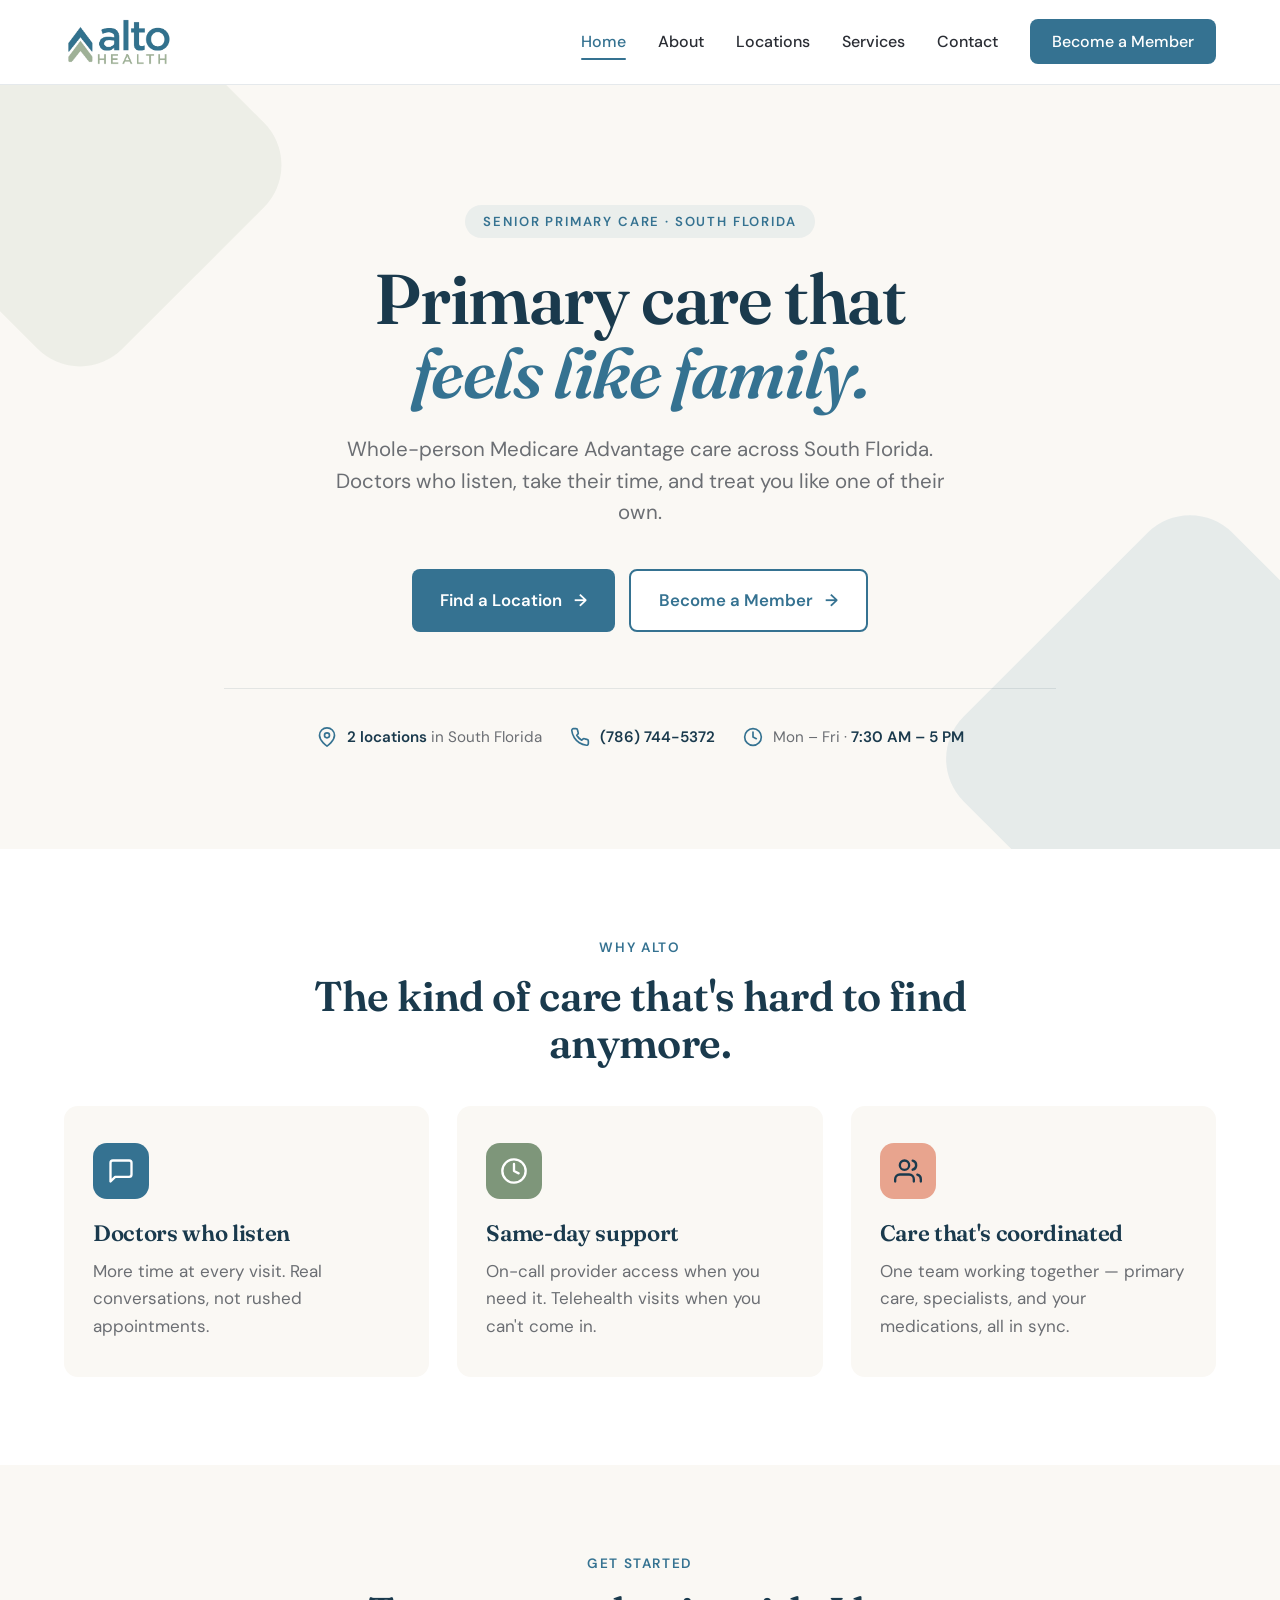
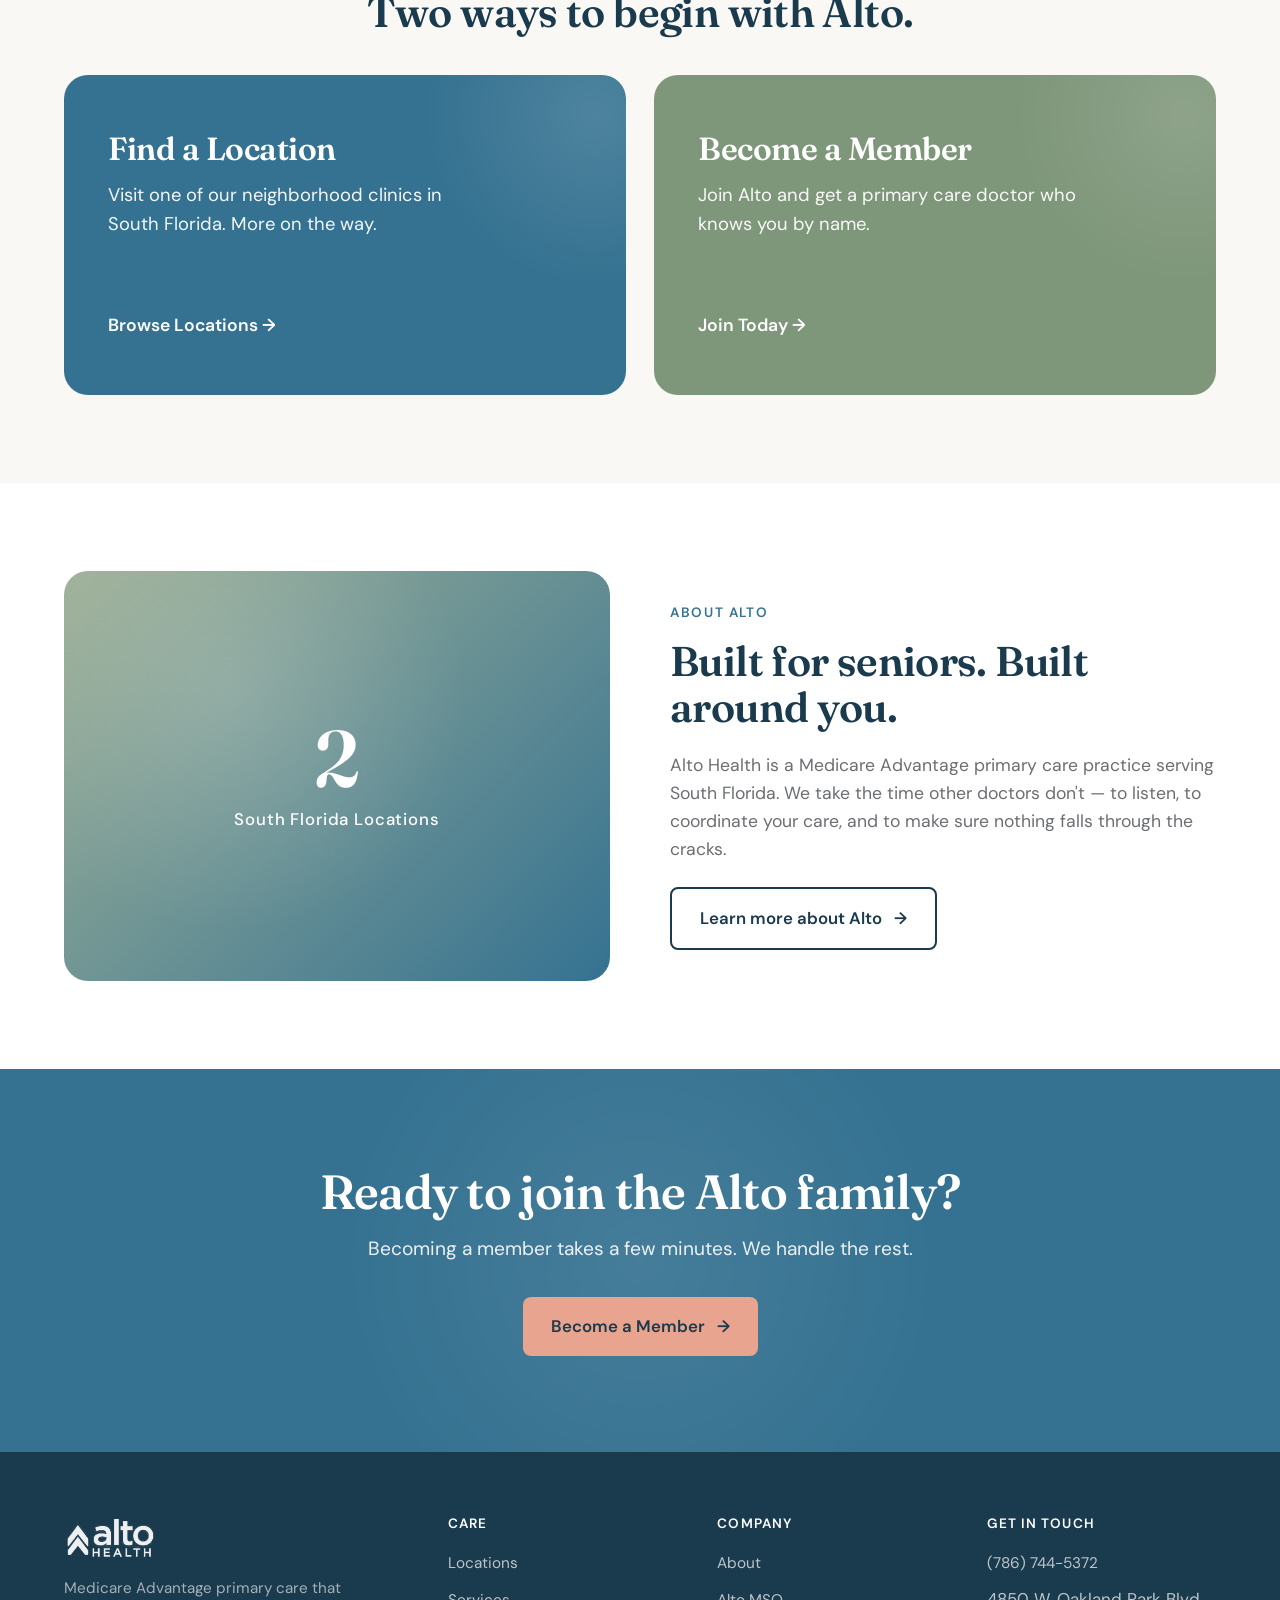
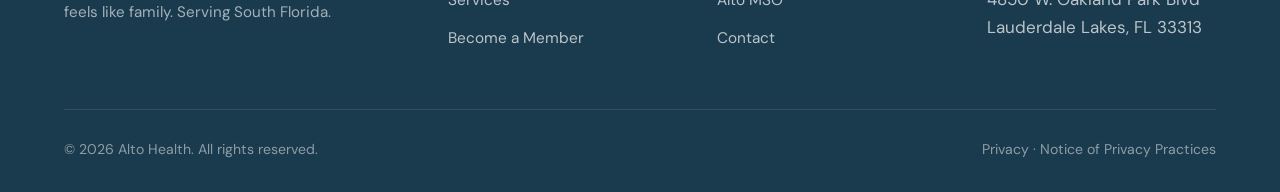
<file: index.html>
<!DOCTYPE html>
<html lang="en">
<head>
<meta charset="UTF-8" />
<meta name="viewport" content="width=device-width, initial-scale=1.0" />
<title>Alto Health | Senior Primary Care in South Florida</title>
<meta name="description" content="Medicare Advantage primary care that feels like family. Doctors who listen, take their time, and coordinate every part of your care across South Florida." />
<link rel="preconnect" href="https://fonts.googleapis.com" />
<link rel="preconnect" href="https://fonts.gstatic.com" crossorigin />
<link href="https://fonts.googleapis.com/css2?family=Fraunces:opsz,wght@9..144,500;9..144,600;9..144,700&family=DM+Sans:wght@400;500;600;700&display=swap" rel="stylesheet" />
<link rel="stylesheet" href="styles.css" />
</head>
<body>

<header class="site-header">
  <div class="nav-wrap">
    <a href="index.html" class="brand" aria-label="Alto Health home">
      <img src="images/alto-logo.png" alt="Alto Health" class="alto-logo" />
    </a>
    <button class="mobile-toggle" aria-label="Toggle menu" onclick="document.querySelector('.nav-links').classList.toggle('open')">
      <span></span><span></span><span></span>
    </button>
    <ul class="nav-links">
      <li><a href="index.html" class="active">Home</a></li>
      <li><a href="about.html">About</a></li>
      <li><a href="locations.html">Locations</a></li>
      <li><a href="services.html">Services</a></li>
      <li><a href="contact.html">Contact</a></li>
      <li><a href="become-a-member.html" class="nav-cta">Become a Member</a></li>
    </ul>
  </div>
</header>

<section class="hero">
  <div class="container hero-inner">
    <span class="hero-eyebrow">Senior Primary Care · South Florida</span>
    <h1>Primary care that<br /><span class="highlight">feels like family.</span></h1>
    <p class="hero-sub">Whole-person Medicare Advantage care across South Florida. Doctors who listen, take their time, and treat you like one of their own.</p>
    <div class="hero-ctas">
      <a href="locations.html" class="btn btn-primary btn-arrow">Find a Location</a>
      <a href="become-a-member.html" class="btn btn-secondary btn-arrow">Become a Member</a>
    </div>
    <div class="hero-meta">
      <div class="hero-meta-item">
        <svg width="20" height="20" viewBox="0 0 24 24" fill="none" stroke="currentColor" stroke-width="2" stroke-linecap="round" stroke-linejoin="round"><path d="M21 10c0 7-9 13-9 13s-9-6-9-13a9 9 0 0 1 18 0z"/><circle cx="12" cy="10" r="3"/></svg>
        <span><strong>2 locations</strong> in South Florida</span>
      </div>
      <div class="hero-meta-item">
        <svg width="20" height="20" viewBox="0 0 24 24" fill="none" stroke="currentColor" stroke-width="2" stroke-linecap="round" stroke-linejoin="round"><path d="M22 16.92v3a2 2 0 0 1-2.18 2 19.79 19.79 0 0 1-8.63-3.07 19.5 19.5 0 0 1-6-6 19.79 19.79 0 0 1-3.07-8.67A2 2 0 0 1 4.11 2h3a2 2 0 0 1 2 1.72 12.84 12.84 0 0 0 .7 2.81 2 2 0 0 1-.45 2.11L8.09 9.91a16 16 0 0 0 6 6l1.27-1.27a2 2 0 0 1 2.11-.45 12.84 12.84 0 0 0 2.81.7A2 2 0 0 1 22 16.92z"/></svg>
        <a href="tel:7867445372" style="color: inherit;"><strong>(786) 744-5372</strong></a>
      </div>
      <div class="hero-meta-item">
        <svg width="20" height="20" viewBox="0 0 24 24" fill="none" stroke="currentColor" stroke-width="2" stroke-linecap="round" stroke-linejoin="round"><circle cx="12" cy="12" r="10"/><polyline points="12,6 12,12 16,14"/></svg>
        <span>Mon &ndash; Fri &middot; <strong>7:30 AM &ndash; 5 PM</strong></span>
      </div>
    </div>
  </div>
</section>

<section class="value-props">
  <div class="container">
    <div class="section-header">
      <span class="section-eyebrow">Why Alto</span>
      <h2>The kind of care that's hard to find anymore.</h2>
    </div>
    <div class="value-grid">
      <div class="value-card">
        <div class="value-icon">
          <svg width="28" height="28" viewBox="0 0 24 24" fill="none" stroke="currentColor" stroke-width="2" stroke-linecap="round" stroke-linejoin="round"><path d="M21 15a2 2 0 0 1-2 2H7l-4 4V5a2 2 0 0 1 2-2h14a2 2 0 0 1 2 2z"/></svg>
        </div>
        <h3>Doctors who listen</h3>
        <p>More time at every visit. Real conversations, not rushed appointments.</p>
      </div>
      <div class="value-card">
        <div class="value-icon sage">
          <svg width="28" height="28" viewBox="0 0 24 24" fill="none" stroke="currentColor" stroke-width="2" stroke-linecap="round" stroke-linejoin="round"><circle cx="12" cy="12" r="10"/><polyline points="12,6 12,12 16,14"/></svg>
        </div>
        <h3>Same-day support</h3>
        <p>On-call provider access when you need it. Telehealth visits when you can't come in.</p>
      </div>
      <div class="value-card">
        <div class="value-icon coral">
          <svg width="28" height="28" viewBox="0 0 24 24" fill="none" stroke="currentColor" stroke-width="2" stroke-linecap="round" stroke-linejoin="round"><path d="M17 21v-2a4 4 0 0 0-4-4H5a4 4 0 0 0-4 4v2"/><circle cx="9" cy="7" r="4"/><path d="M23 21v-2a4 4 0 0 0-3-3.87"/><path d="M16 3.13a4 4 0 0 1 0 7.75"/></svg>
        </div>
        <h3>Care that's coordinated</h3>
        <p>One team working together &mdash; primary care, specialists, and your medications, all in sync.</p>
      </div>
    </div>
  </div>
</section>

<section class="feature-pair">
  <div class="container">
    <div class="section-header">
      <span class="section-eyebrow">Get Started</span>
      <h2>Two ways to begin with Alto.</h2>
    </div>
    <div class="feature-grid">
      <a href="locations.html" class="feature-card locations">
        <div class="feature-card-content">
          <h3>Find a Location</h3>
          <p>Visit one of our neighborhood clinics in South Florida. More on the way.</p>
        </div>
        <span class="feature-card-arrow">Browse Locations &rarr;</span>
      </a>
      <a href="become-a-member.html" class="feature-card membership">
        <div class="feature-card-content">
          <h3>Become a Member</h3>
          <p>Join Alto and get a primary care doctor who knows you by name.</p>
        </div>
        <span class="feature-card-arrow">Join Today &rarr;</span>
      </a>
    </div>
  </div>
</section>

<section class="about-teaser">
  <div class="container">
    <div class="about-grid">
      <div class="about-visual">
        <div class="about-visual-stat">
          <div class="num">2</div>
          <div class="label">South Florida Locations</div>
        </div>
      </div>
      <div class="about-content">
        <span class="section-eyebrow">About Alto</span>
        <h2>Built for seniors. Built around you.</h2>
        <p>Alto Health is a Medicare Advantage primary care practice serving South Florida. We take the time other doctors don't &mdash; to listen, to coordinate your care, and to make sure nothing falls through the cracks.</p>
        <a href="about.html" class="btn btn-outline btn-arrow">Learn more about Alto</a>
      </div>
    </div>
  </div>
</section>

<section class="cta-strip">
  <div class="container cta-strip-inner">
    <h2>Ready to join the Alto family?</h2>
    <p>Becoming a member takes a few minutes. We handle the rest.</p>
    <a href="become-a-member.html" class="btn btn-coral btn-arrow">Become a Member</a>
  </div>
</section>

<footer class="site-footer">
  <div class="container">
    <div class="footer-grid">
      <div>
        <div class="footer-brand"><img src="images/alto-logo.png" alt="Alto Health" class="alto-logo alto-logo--white" /></div>
        <p class="footer-tagline">Medicare Advantage primary care that feels like family. Serving South Florida.</p>
      </div>
      <div class="footer-col">
        <h4>Care</h4>
        <ul>
          <li><a href="locations.html">Locations</a></li>
          <li><a href="services.html">Services</a></li>
          <li><a href="become-a-member.html">Become a Member</a></li>
        </ul>
      </div>
      <div class="footer-col">
        <h4>Company</h4>
        <ul>
          <li><a href="about.html">About</a></li>
          <li><a href="services.html#mso">Alto MSO</a></li>
          <li><a href="contact.html">Contact</a></li>
        </ul>
      </div>
      <div class="footer-col">
        <h4>Get in Touch</h4>
        <ul>
          <li><a href="tel:7867445372">(786) 744-5372</a></li>
          <li>4850 W. Oakland Park Blvd<br />Lauderdale Lakes, FL 33313</li>
        </ul>
      </div>
    </div>
    <div class="footer-bottom">
      <div>© 2026 Alto Health. All rights reserved.</div>
      <div><a href="#">Privacy</a> · <a href="#">Notice of Privacy Practices</a></div>
    </div>
  </div>
</footer>

</body>
</html>
</file>
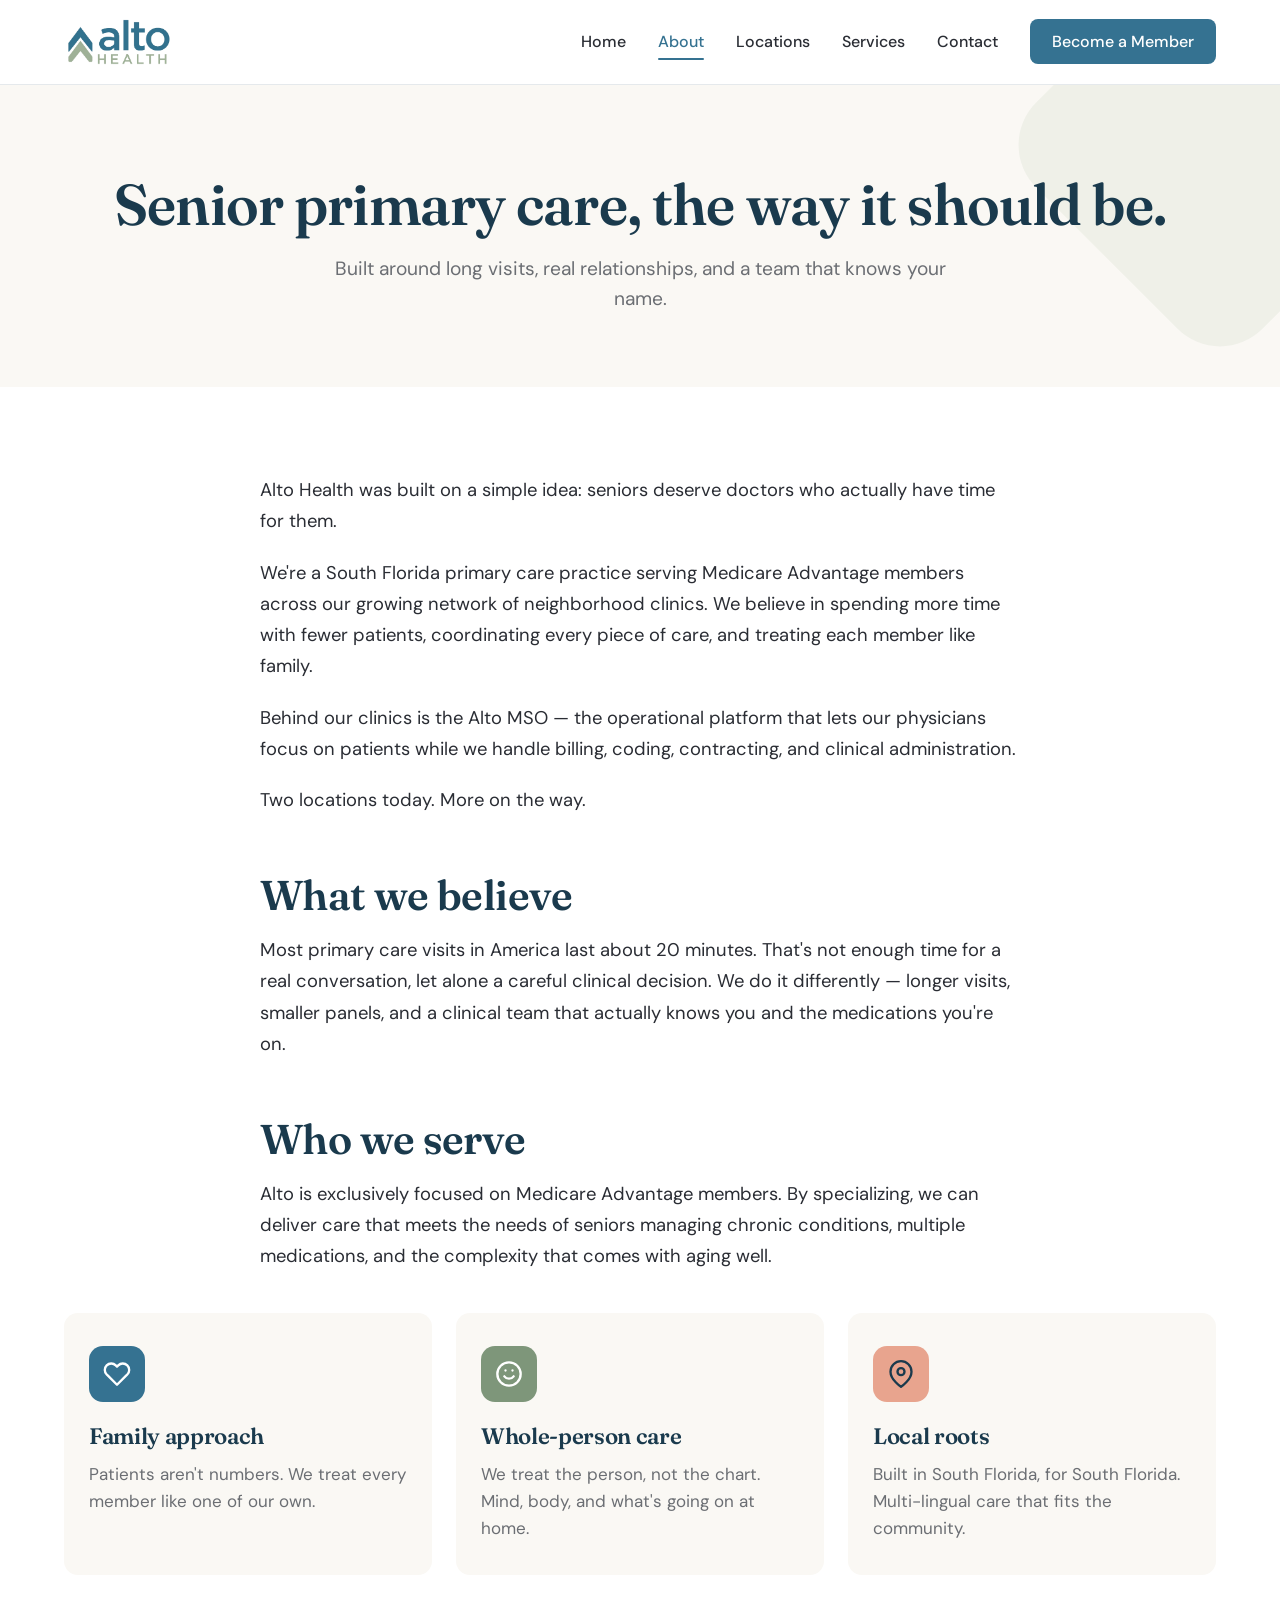
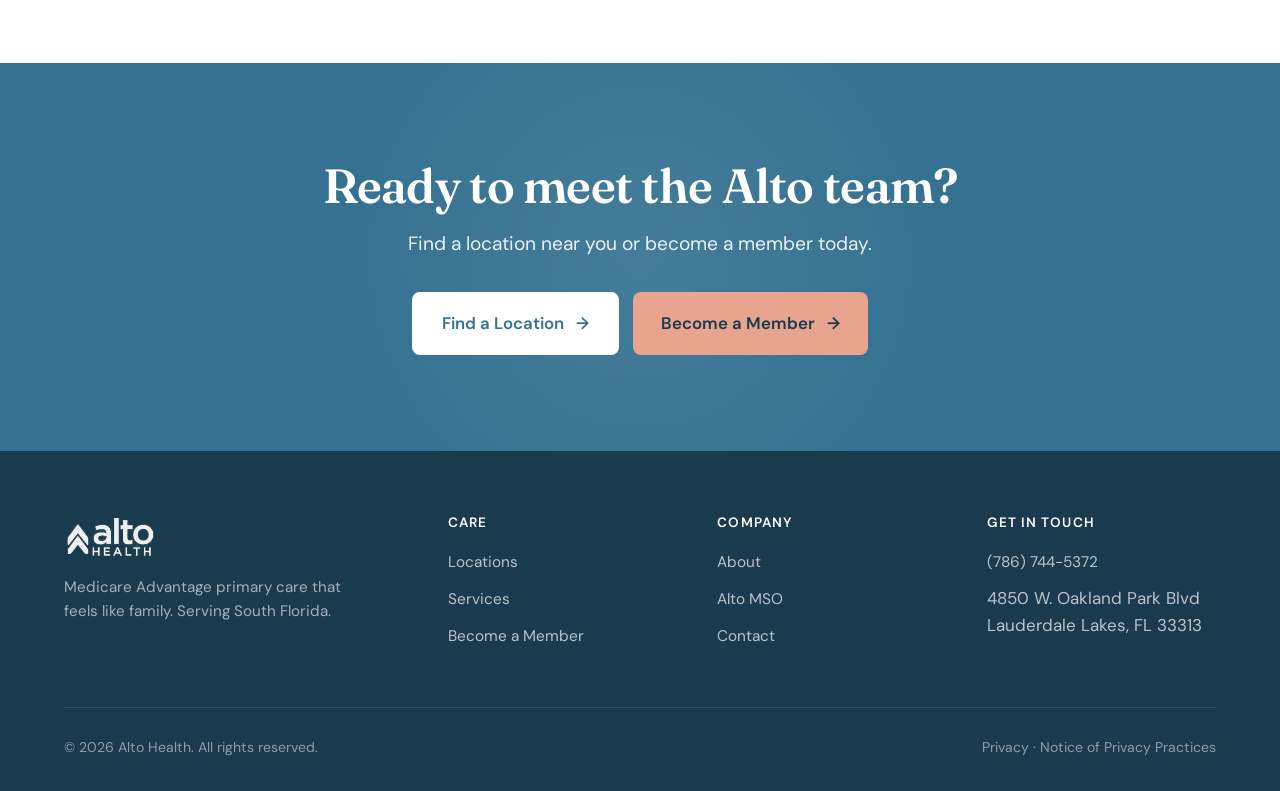
<file: about.html>
<!DOCTYPE html>
<html lang="en">
<head>
<meta charset="UTF-8" />
<meta name="viewport" content="width=device-width, initial-scale=1.0" />
<title>About | Alto Health</title>
<meta name="description" content="Alto Health is a Medicare Advantage primary care practice serving South Florida." />
<link rel="preconnect" href="https://fonts.googleapis.com" />
<link rel="preconnect" href="https://fonts.gstatic.com" crossorigin />
<link href="https://fonts.googleapis.com/css2?family=Fraunces:opsz,wght@9..144,500;9..144,600;9..144,700&family=DM+Sans:wght@400;500;600;700&display=swap" rel="stylesheet" />
<link rel="stylesheet" href="styles.css" />
</head>
<body>

<header class="site-header">
  <div class="nav-wrap">
    <a href="index.html" class="brand" aria-label="Alto Health home">
      <img src="images/alto-logo.png" alt="Alto Health" class="alto-logo" />
    </a>
    <button class="mobile-toggle" aria-label="Toggle menu" onclick="document.querySelector('.nav-links').classList.toggle('open')">
      <span></span><span></span><span></span>
    </button>
    <ul class="nav-links">
      <li><a href="index.html">Home</a></li>
      <li><a href="about.html" class="active">About</a></li>
      <li><a href="locations.html">Locations</a></li>
      <li><a href="services.html">Services</a></li>
      <li><a href="contact.html">Contact</a></li>
      <li><a href="become-a-member.html" class="nav-cta">Become a Member</a></li>
    </ul>
  </div>
</header>

<section class="page-banner">
  <div class="container page-banner-inner">
    <h1>Senior primary care, the way it should be.</h1>
    <p>Built around long visits, real relationships, and a team that knows your name.</p>
  </div>
</section>

<section>
  <div class="container">
    <div class="about-body">
      <p>Alto Health was built on a simple idea: seniors deserve doctors who actually have time for them.</p>
      <p>We're a South Florida primary care practice serving Medicare Advantage members across our growing network of neighborhood clinics. We believe in spending more time with fewer patients, coordinating every piece of care, and treating each member like family.</p>
      <p>Behind our clinics is the Alto MSO &mdash; the operational platform that lets our physicians focus on patients while we handle billing, coding, contracting, and clinical administration.</p>
      <p>Two locations today. More on the way.</p>

      <h2>What we believe</h2>
      <p>Most primary care visits in America last about 20 minutes. That's not enough time for a real conversation, let alone a careful clinical decision. We do it differently &mdash; longer visits, smaller panels, and a clinical team that actually knows you and the medications you're on.</p>

      <h2>Who we serve</h2>
      <p>Alto is exclusively focused on Medicare Advantage members. By specializing, we can deliver care that meets the needs of seniors managing chronic conditions, multiple medications, and the complexity that comes with aging well.</p>
    </div>

    <div class="values-grid">
      <div class="value-card">
        <div class="value-icon">
          <svg width="28" height="28" viewBox="0 0 24 24" fill="none" stroke="currentColor" stroke-width="2" stroke-linecap="round" stroke-linejoin="round"><path d="M20.84 4.61a5.5 5.5 0 0 0-7.78 0L12 5.67l-1.06-1.06a5.5 5.5 0 0 0-7.78 7.78l1.06 1.06L12 21.23l7.78-7.78 1.06-1.06a5.5 5.5 0 0 0 0-7.78z"/></svg>
        </div>
        <h3>Family approach</h3>
        <p>Patients aren't numbers. We treat every member like one of our own.</p>
      </div>
      <div class="value-card">
        <div class="value-icon sage">
          <svg width="28" height="28" viewBox="0 0 24 24" fill="none" stroke="currentColor" stroke-width="2" stroke-linecap="round" stroke-linejoin="round"><circle cx="12" cy="12" r="10"/><path d="M8 14s1.5 2 4 2 4-2 4-2"/><line x1="9" y1="9" x2="9.01" y2="9"/><line x1="15" y1="9" x2="15.01" y2="9"/></svg>
        </div>
        <h3>Whole-person care</h3>
        <p>We treat the person, not the chart. Mind, body, and what's going on at home.</p>
      </div>
      <div class="value-card">
        <div class="value-icon coral">
          <svg width="28" height="28" viewBox="0 0 24 24" fill="none" stroke="currentColor" stroke-width="2" stroke-linecap="round" stroke-linejoin="round"><path d="M21 10c0 7-9 13-9 13s-9-6-9-13a9 9 0 0 1 18 0z"/><circle cx="12" cy="10" r="3"/></svg>
        </div>
        <h3>Local roots</h3>
        <p>Built in South Florida, for South Florida. Multi-lingual care that fits the community.</p>
      </div>
    </div>
  </div>
</section>

<section class="cta-strip">
  <div class="container cta-strip-inner">
    <h2>Ready to meet the Alto team?</h2>
    <p>Find a location near you or become a member today.</p>
    <div class="hero-ctas" style="justify-content:center;">
      <a href="locations.html" class="btn btn-secondary btn-arrow" style="background:white;border-color:white;color:var(--alto-teal);">Find a Location</a>
      <a href="become-a-member.html" class="btn btn-coral btn-arrow">Become a Member</a>
    </div>
  </div>
</section>

<footer class="site-footer">
  <div class="container">
    <div class="footer-grid">
      <div>
        <div class="footer-brand"><img src="images/alto-logo.png" alt="Alto Health" class="alto-logo alto-logo--white" /></div>
        <p class="footer-tagline">Medicare Advantage primary care that feels like family. Serving South Florida.</p>
      </div>
      <div class="footer-col">
        <h4>Care</h4>
        <ul>
          <li><a href="locations.html">Locations</a></li>
          <li><a href="services.html">Services</a></li>
          <li><a href="become-a-member.html">Become a Member</a></li>
        </ul>
      </div>
      <div class="footer-col">
        <h4>Company</h4>
        <ul>
          <li><a href="about.html">About</a></li>
          <li><a href="services.html#mso">Alto MSO</a></li>
          <li><a href="contact.html">Contact</a></li>
        </ul>
      </div>
      <div class="footer-col">
        <h4>Get in Touch</h4>
        <ul>
          <li><a href="tel:7867445372">(786) 744-5372</a></li>
          <li>4850 W. Oakland Park Blvd<br />Lauderdale Lakes, FL 33313</li>
        </ul>
      </div>
    </div>
    <div class="footer-bottom">
      <div>© 2026 Alto Health. All rights reserved.</div>
      <div><a href="#">Privacy</a> · <a href="#">Notice of Privacy Practices</a></div>
    </div>
  </div>
</footer>

</body>
</html>
</file>
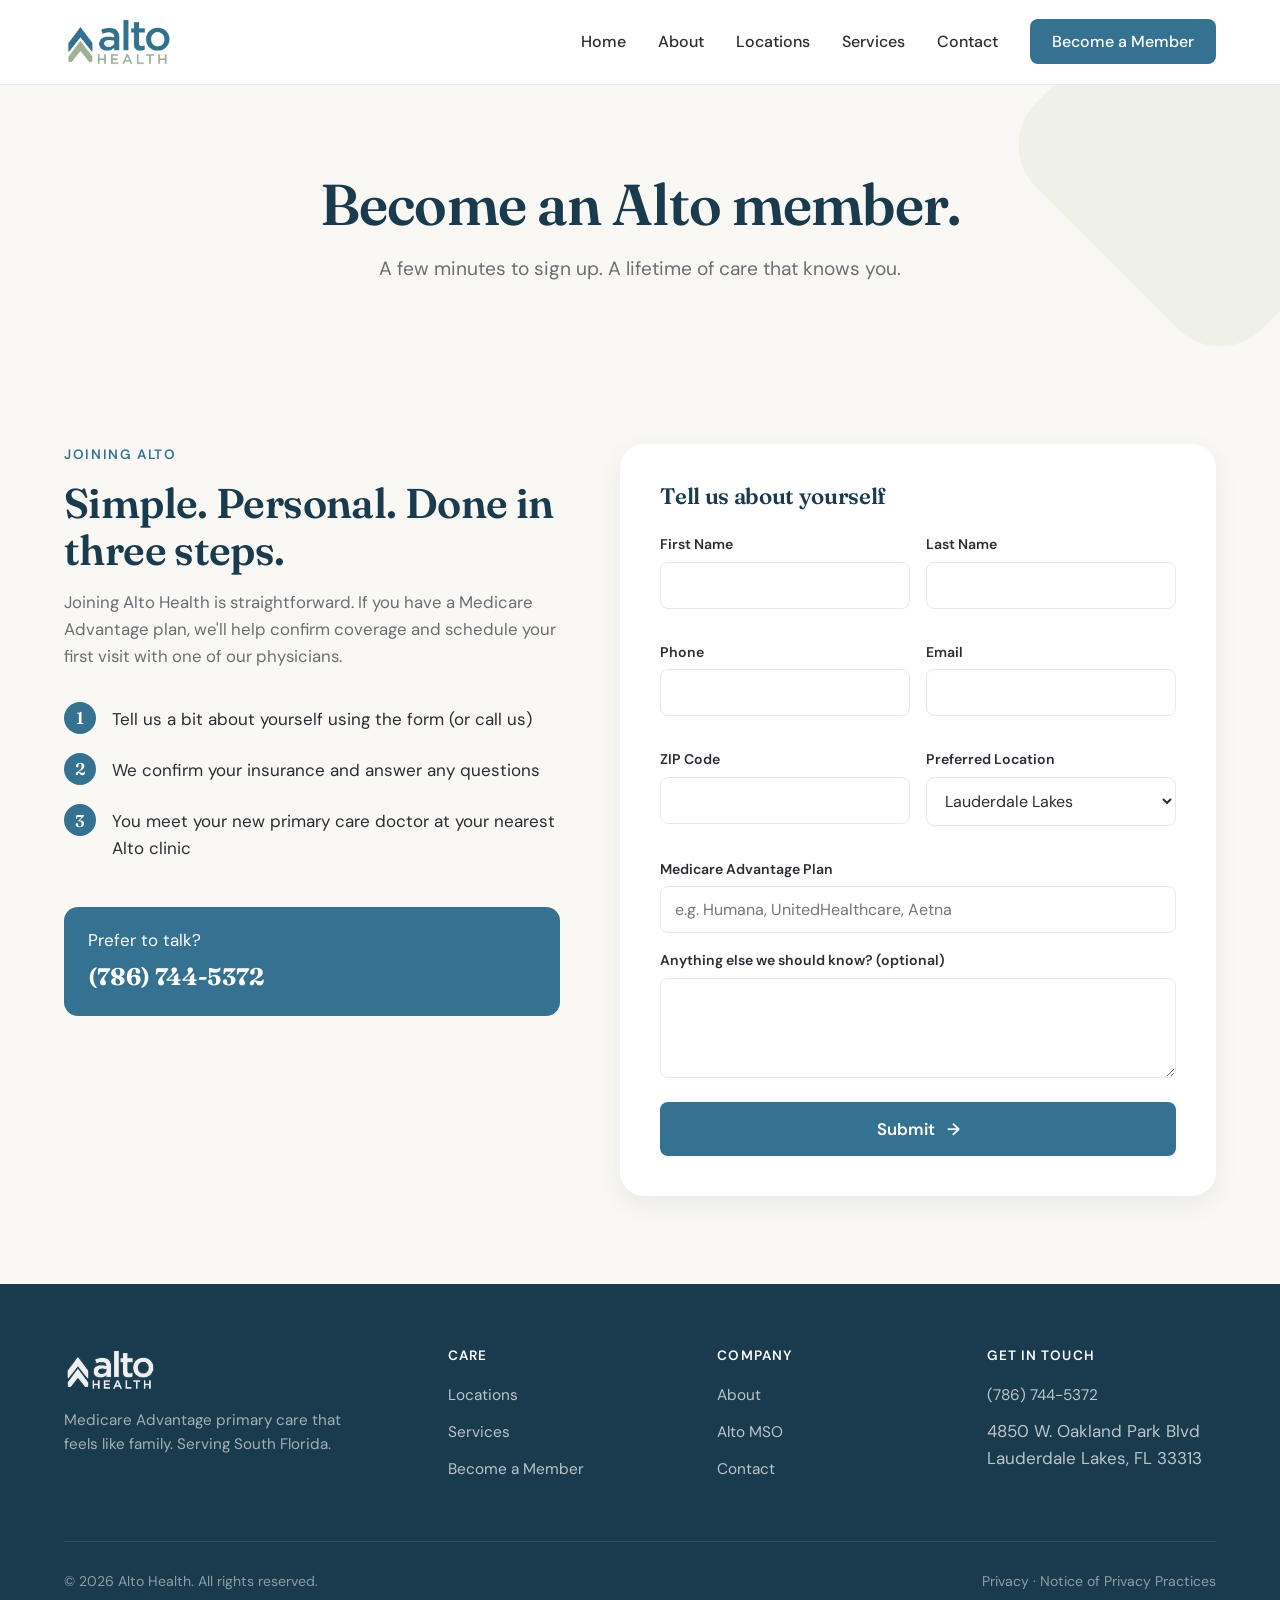
<file: become-a-member.html>
<!DOCTYPE html>
<html lang="en">
<head>
<meta charset="UTF-8" />
<meta name="viewport" content="width=device-width, initial-scale=1.0" />
<title>Become a Member | Alto Health</title>
<meta name="description" content="Join Alto Health and get a primary care doctor who knows you." />
<link rel="preconnect" href="https://fonts.googleapis.com" />
<link rel="preconnect" href="https://fonts.gstatic.com" crossorigin />
<link href="https://fonts.googleapis.com/css2?family=Fraunces:opsz,wght@9..144,500;9..144,600;9..144,700&family=DM+Sans:wght@400;500;600;700&display=swap" rel="stylesheet" />
<link rel="stylesheet" href="styles.css" />
</head>
<body>

<header class="site-header">
  <div class="nav-wrap">
    <a href="index.html" class="brand" aria-label="Alto Health home">
      <img src="images/alto-logo.png" alt="Alto Health" class="alto-logo" />
    </a>
    <button class="mobile-toggle" aria-label="Toggle menu" onclick="document.querySelector('.nav-links').classList.toggle('open')">
      <span></span><span></span><span></span>
    </button>
    <ul class="nav-links">
      <li><a href="index.html">Home</a></li>
      <li><a href="about.html">About</a></li>
      <li><a href="locations.html">Locations</a></li>
      <li><a href="services.html">Services</a></li>
      <li><a href="contact.html">Contact</a></li>
      <li><a href="become-a-member.html" class="nav-cta">Become a Member</a></li>
    </ul>
  </div>
</header>

<section class="page-banner">
  <div class="container page-banner-inner">
    <h1>Become an Alto member.</h1>
    <p>A few minutes to sign up. A lifetime of care that knows you.</p>
  </div>
</section>

<section class="form-section">
  <div class="container">
    <div class="form-grid">
      <div class="form-content">
        <span class="section-eyebrow">Joining Alto</span>
        <h2>Simple. Personal. Done in three steps.</h2>
        <p>Joining Alto Health is straightforward. If you have a Medicare Advantage plan, we'll help confirm coverage and schedule your first visit with one of our physicians.</p>
        <ol>
          <li>Tell us a bit about yourself using the form (or call us)</li>
          <li>We confirm your insurance and answer any questions</li>
          <li>You meet your new primary care doctor at your nearest Alto clinic</li>
        </ol>
        <div class="form-callout">
          Prefer to talk?
          <strong><a href="tel:7867445372" style="color:white;">(786) 744-5372</a></strong>
        </div>
      </div>

      <div class="form-card">
        <h3>Tell us about yourself</h3>
        <form>
          <div class="form-row">
            <div class="form-field"><label for="firstName">First Name</label><input type="text" id="firstName" name="firstName" required /></div>
            <div class="form-field"><label for="lastName">Last Name</label><input type="text" id="lastName" name="lastName" required /></div>
          </div>
          <div class="form-row">
            <div class="form-field"><label for="phone">Phone</label><input type="tel" id="phone" name="phone" required /></div>
            <div class="form-field"><label for="email">Email</label><input type="email" id="email" name="email" required /></div>
          </div>
          <div class="form-row">
            <div class="form-field"><label for="zip">ZIP Code</label><input type="text" id="zip" name="zip" required /></div>
            <div class="form-field">
              <label for="location">Preferred Location</label>
              <select id="location" name="location">
                <option value="lauderdale-lakes">Lauderdale Lakes</option>
                <option value="homestead">Homestead (Coming Soon)</option>
                <option value="not-sure">Not sure yet</option>
              </select>
            </div>
          </div>
          <div class="form-field">
            <label for="insurance">Medicare Advantage Plan</label>
            <input type="text" id="insurance" name="insurance" placeholder="e.g. Humana, UnitedHealthcare, Aetna" />
          </div>
          <div class="form-field">
            <label for="notes">Anything else we should know? (optional)</label>
            <textarea id="notes" name="notes" rows="3"></textarea>
          </div>
          <button type="submit" class="btn btn-primary btn-arrow">Submit</button>
        </form>
      </div>
    </div>
  </div>
</section>

<footer class="site-footer">
  <div class="container">
    <div class="footer-grid">
      <div>
        <div class="footer-brand"><img src="images/alto-logo.png" alt="Alto Health" class="alto-logo alto-logo--white" /></div>
        <p class="footer-tagline">Medicare Advantage primary care that feels like family. Serving South Florida.</p>
      </div>
      <div class="footer-col">
        <h4>Care</h4>
        <ul>
          <li><a href="locations.html">Locations</a></li>
          <li><a href="services.html">Services</a></li>
          <li><a href="become-a-member.html">Become a Member</a></li>
        </ul>
      </div>
      <div class="footer-col">
        <h4>Company</h4>
        <ul>
          <li><a href="about.html">About</a></li>
          <li><a href="services.html#mso">Alto MSO</a></li>
          <li><a href="contact.html">Contact</a></li>
        </ul>
      </div>
      <div class="footer-col">
        <h4>Get in Touch</h4>
        <ul>
          <li><a href="tel:7867445372">(786) 744-5372</a></li>
          <li>4850 W. Oakland Park Blvd<br />Lauderdale Lakes, FL 33313</li>
        </ul>
      </div>
    </div>
    <div class="footer-bottom">
      <div>© 2026 Alto Health. All rights reserved.</div>
      <div><a href="#">Privacy</a> · <a href="#">Notice of Privacy Practices</a></div>
    </div>
  </div>
</footer>

</body>
</html>
</file>
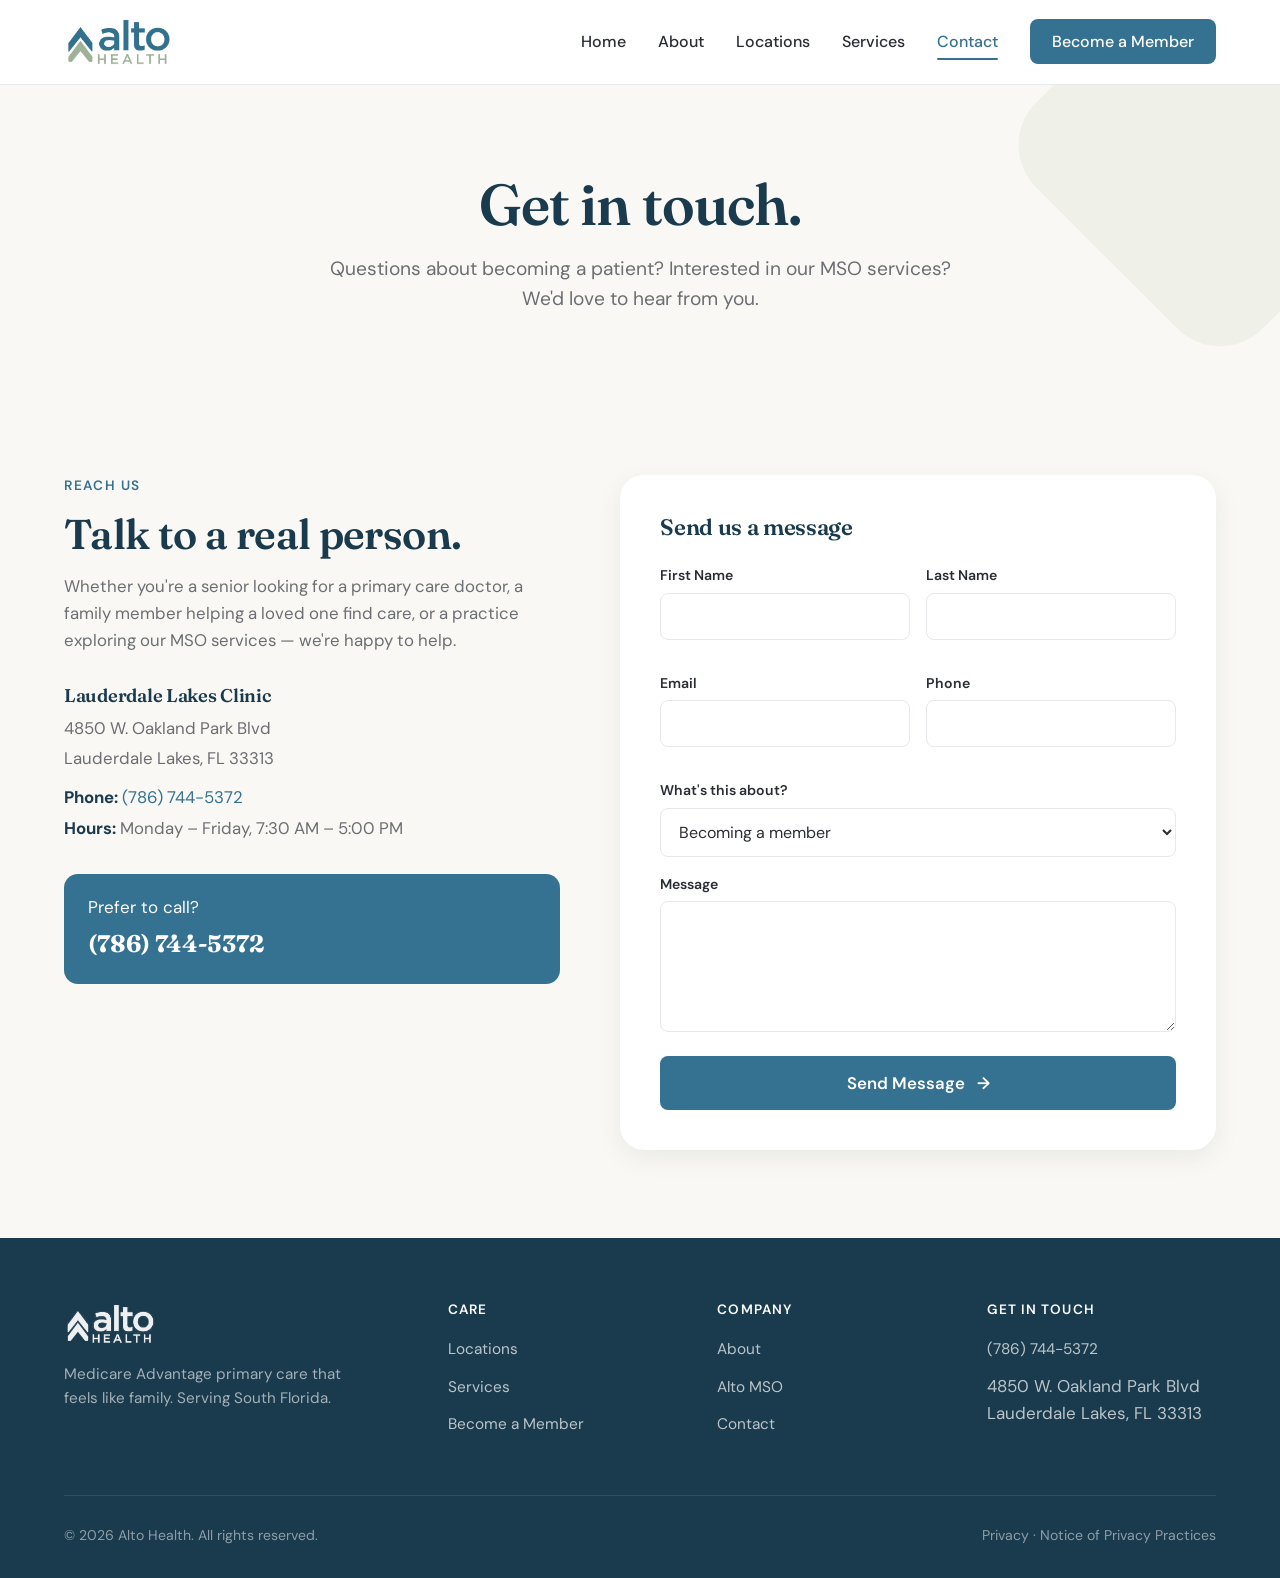
<file: contact.html>
<!DOCTYPE html>
<html lang="en">
<head>
<meta charset="UTF-8" />
<meta name="viewport" content="width=device-width, initial-scale=1.0" />
<title>Contact | Alto Health</title>
<meta name="description" content="Get in touch with Alto Health." />
<link rel="preconnect" href="https://fonts.googleapis.com" />
<link rel="preconnect" href="https://fonts.gstatic.com" crossorigin />
<link href="https://fonts.googleapis.com/css2?family=Fraunces:opsz,wght@9..144,500;9..144,600;9..144,700&family=DM+Sans:wght@400;500;600;700&display=swap" rel="stylesheet" />
<link rel="stylesheet" href="styles.css" />
</head>
<body>

<header class="site-header">
  <div class="nav-wrap">
    <a href="index.html" class="brand" aria-label="Alto Health home">
      <img src="images/alto-logo.png" alt="Alto Health" class="alto-logo" />
    </a>
    <button class="mobile-toggle" aria-label="Toggle menu" onclick="document.querySelector('.nav-links').classList.toggle('open')">
      <span></span><span></span><span></span>
    </button>
    <ul class="nav-links">
      <li><a href="index.html">Home</a></li>
      <li><a href="about.html">About</a></li>
      <li><a href="locations.html">Locations</a></li>
      <li><a href="services.html">Services</a></li>
      <li><a href="contact.html" class="active">Contact</a></li>
      <li><a href="become-a-member.html" class="nav-cta">Become a Member</a></li>
    </ul>
  </div>
</header>

<section class="page-banner">
  <div class="container page-banner-inner">
    <h1>Get in touch.</h1>
    <p>Questions about becoming a patient? Interested in our MSO services? We'd love to hear from you.</p>
  </div>
</section>

<section class="form-section">
  <div class="container">
    <div class="form-grid">
      <div class="form-content">
        <span class="section-eyebrow">Reach Us</span>
        <h2>Talk to a real person.</h2>
        <p>Whether you're a senior looking for a primary care doctor, a family member helping a loved one find care, or a practice exploring our MSO services &mdash; we're happy to help.</p>

        <div style="margin-top: 32px;">
          <h3 style="font-size: 1.15rem; margin-bottom: 8px;">Lauderdale Lakes Clinic</h3>
          <p style="color: var(--cool-gray); margin-bottom: 4px;">4850 W. Oakland Park Blvd</p>
          <p style="color: var(--cool-gray); margin-bottom: 12px;">Lauderdale Lakes, FL 33313</p>
          <p style="margin-bottom: 4px;"><strong style="color: var(--navy-deep);">Phone:</strong> <a href="tel:7867445372">(786) 744-5372</a></p>
          <p style="color: var(--cool-gray);"><strong style="color: var(--navy-deep);">Hours:</strong> Monday &ndash; Friday, 7:30 AM &ndash; 5:00 PM</p>
        </div>

        <div class="form-callout" style="margin-top: 32px;">
          Prefer to call?
          <strong><a href="tel:7867445372" style="color:white;">(786) 744-5372</a></strong>
        </div>
      </div>

      <div class="form-card">
        <h3>Send us a message</h3>
        <form>
          <div class="form-row">
            <div class="form-field"><label for="firstName">First Name</label><input type="text" id="firstName" name="firstName" required /></div>
            <div class="form-field"><label for="lastName">Last Name</label><input type="text" id="lastName" name="lastName" required /></div>
          </div>
          <div class="form-row">
            <div class="form-field"><label for="email">Email</label><input type="email" id="email" name="email" required /></div>
            <div class="form-field"><label for="phone">Phone</label><input type="tel" id="phone" name="phone" /></div>
          </div>
          <div class="form-field">
            <label for="topic">What's this about?</label>
            <select id="topic" name="topic">
              <option value="become-member">Becoming a member</option>
              <option value="mso">MSO / Practice services</option>
              <option value="general">General question</option>
              <option value="other">Other</option>
            </select>
          </div>
          <div class="form-field">
            <label for="message">Message</label>
            <textarea id="message" name="message" rows="5" required></textarea>
          </div>
          <button type="submit" class="btn btn-primary btn-arrow">Send Message</button>
        </form>
      </div>
    </div>
  </div>
</section>

<footer class="site-footer">
  <div class="container">
    <div class="footer-grid">
      <div>
        <div class="footer-brand"><img src="images/alto-logo.png" alt="Alto Health" class="alto-logo alto-logo--white" /></div>
        <p class="footer-tagline">Medicare Advantage primary care that feels like family. Serving South Florida.</p>
      </div>
      <div class="footer-col">
        <h4>Care</h4>
        <ul>
          <li><a href="locations.html">Locations</a></li>
          <li><a href="services.html">Services</a></li>
          <li><a href="become-a-member.html">Become a Member</a></li>
        </ul>
      </div>
      <div class="footer-col">
        <h4>Company</h4>
        <ul>
          <li><a href="about.html">About</a></li>
          <li><a href="services.html#mso">Alto MSO</a></li>
          <li><a href="contact.html">Contact</a></li>
        </ul>
      </div>
      <div class="footer-col">
        <h4>Get in Touch</h4>
        <ul>
          <li><a href="tel:7867445372">(786) 744-5372</a></li>
          <li>4850 W. Oakland Park Blvd<br />Lauderdale Lakes, FL 33313</li>
        </ul>
      </div>
    </div>
    <div class="footer-bottom">
      <div>© 2026 Alto Health. All rights reserved.</div>
      <div><a href="#">Privacy</a> · <a href="#">Notice of Privacy Practices</a></div>
    </div>
  </div>
</footer>

</body>
</html>
</file>
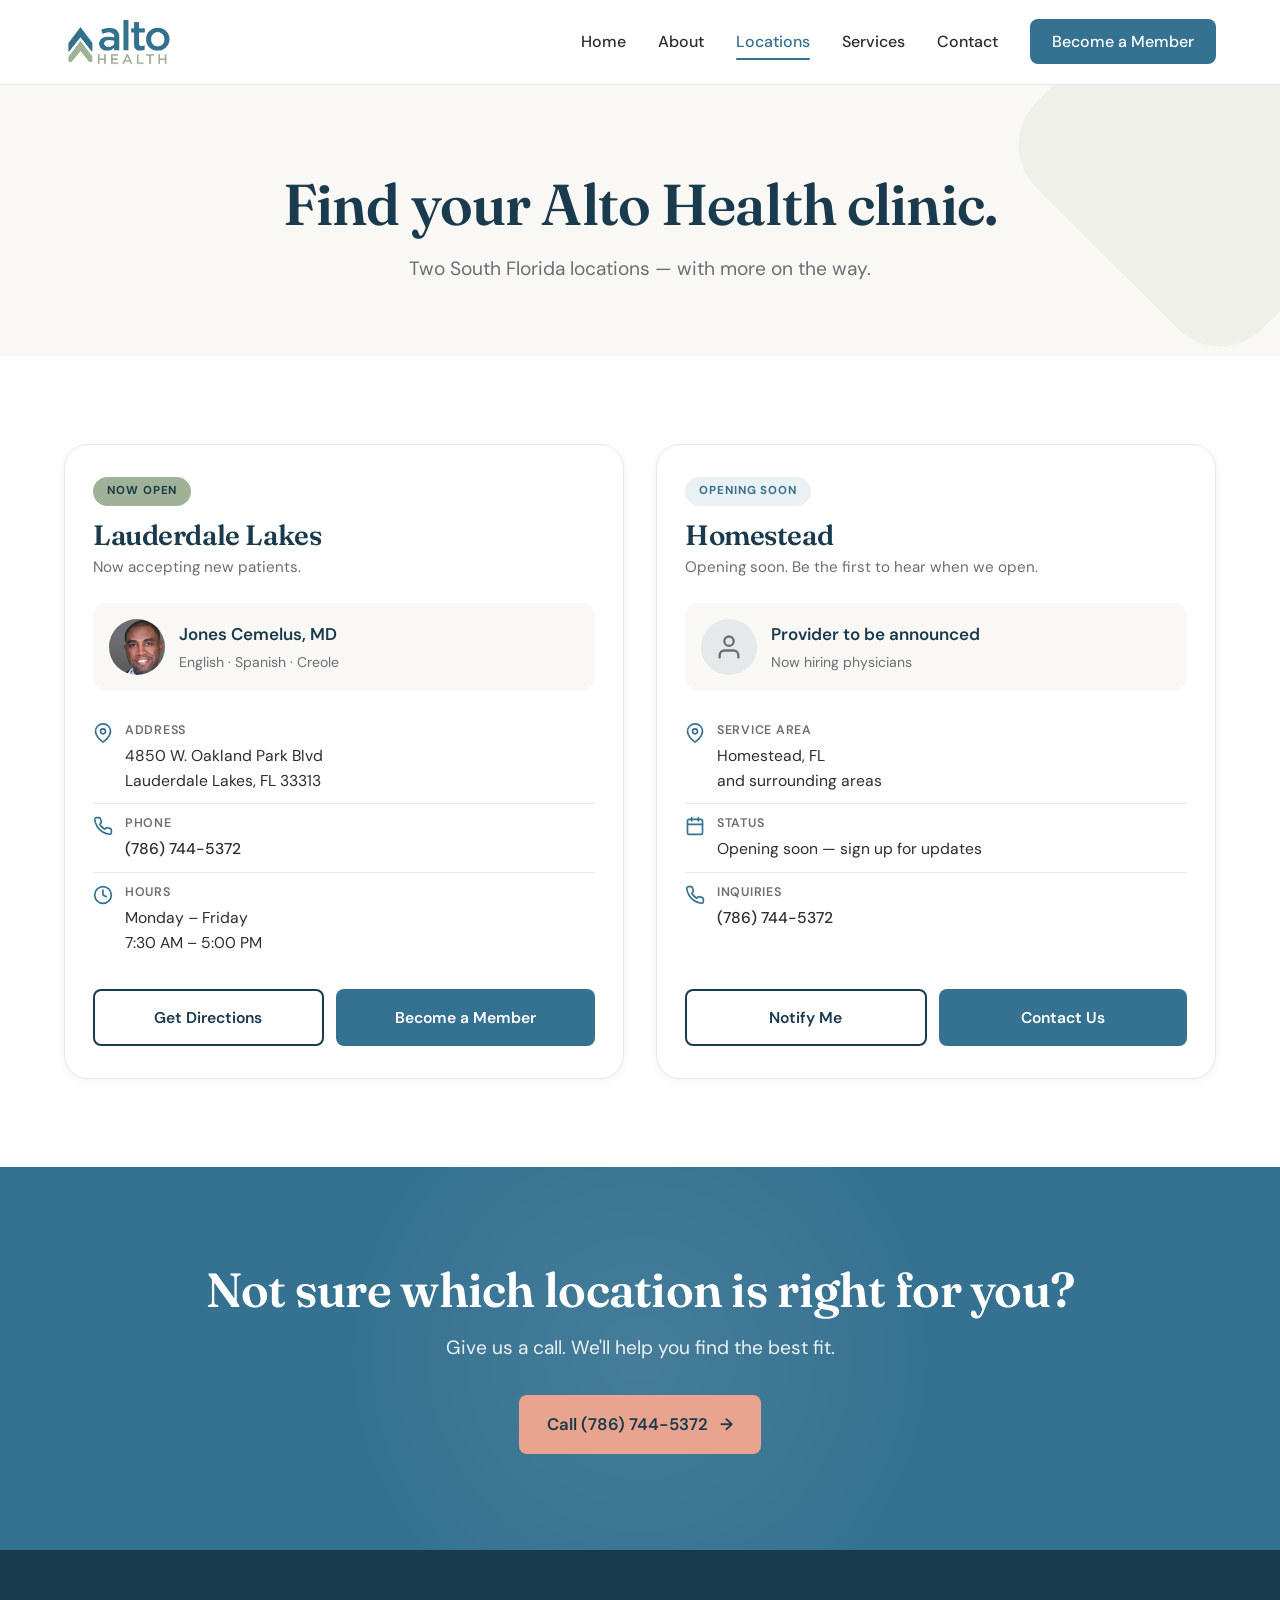
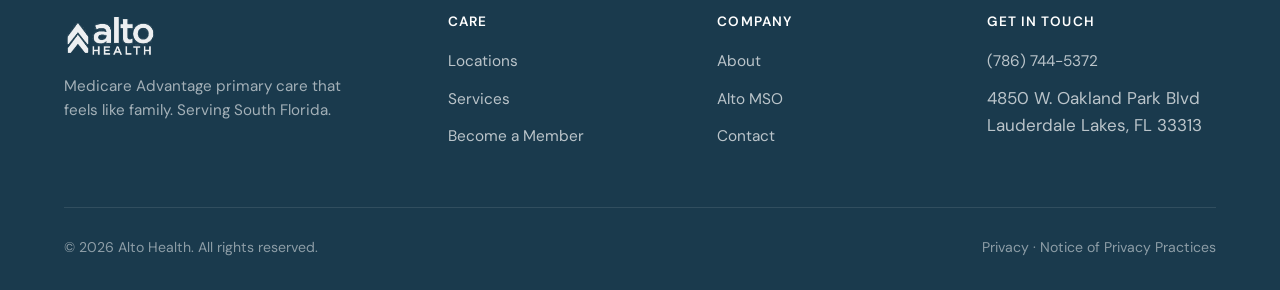
<file: locations.html>
<!DOCTYPE html>
<html lang="en">
<head>
<meta charset="UTF-8" />
<meta name="viewport" content="width=device-width, initial-scale=1.0" />
<title>Locations | Alto Health</title>
<meta name="description" content="Find your Alto Health primary care clinic in South Florida." />
<link rel="preconnect" href="https://fonts.googleapis.com" />
<link rel="preconnect" href="https://fonts.gstatic.com" crossorigin />
<link href="https://fonts.googleapis.com/css2?family=Fraunces:opsz,wght@9..144,500;9..144,600;9..144,700&family=DM+Sans:wght@400;500;600;700&display=swap" rel="stylesheet" />
<link rel="stylesheet" href="styles.css" />
</head>
<body>

<header class="site-header">
  <div class="nav-wrap">
    <a href="index.html" class="brand" aria-label="Alto Health home">
      <img src="images/alto-logo.png" alt="Alto Health" class="alto-logo" />
    </a>
    <button class="mobile-toggle" aria-label="Toggle menu" onclick="document.querySelector('.nav-links').classList.toggle('open')">
      <span></span><span></span><span></span>
    </button>
    <ul class="nav-links">
      <li><a href="index.html">Home</a></li>
      <li><a href="about.html">About</a></li>
      <li><a href="locations.html" class="active">Locations</a></li>
      <li><a href="services.html">Services</a></li>
      <li><a href="contact.html">Contact</a></li>
      <li><a href="become-a-member.html" class="nav-cta">Become a Member</a></li>
    </ul>
  </div>
</header>

<section class="page-banner">
  <div class="container page-banner-inner">
    <h1>Find your Alto Health clinic.</h1>
    <p>Two South Florida locations &mdash; with more on the way.</p>
  </div>
</section>

<section>
  <div class="container">
    <div class="locations-grid">

      <article class="location-card">
        <div class="location-body">
          <span class="status-pill open">Now Open</span>
          <h2 class="location-city">Lauderdale Lakes</h2>
          <p class="location-tagline">Now accepting new patients.</p>

          <div class="location-doctor">
            <img src="images/dr-cemelus.png" alt="Dr. Jones Cemelus" />
            <div>
              <div class="location-doctor-name">Jones Cemelus, MD</div>
              <div class="location-doctor-meta">English &middot; Spanish &middot; Creole</div>
            </div>
          </div>

          <div class="location-info">
            <div class="location-info-row">
              <span class="location-info-icon">
                <svg width="20" height="20" viewBox="0 0 24 24" fill="none" stroke="currentColor" stroke-width="2" stroke-linecap="round" stroke-linejoin="round"><path d="M21 10c0 7-9 13-9 13s-9-6-9-13a9 9 0 0 1 18 0z"/><circle cx="12" cy="10" r="3"/></svg>
              </span>
              <div class="location-info-content">
                <span class="location-info-label">Address</span>
                <div class="location-info-value">4850 W. Oakland Park Blvd<br />Lauderdale Lakes, FL 33313</div>
              </div>
            </div>
            <div class="location-info-row">
              <span class="location-info-icon">
                <svg width="20" height="20" viewBox="0 0 24 24" fill="none" stroke="currentColor" stroke-width="2" stroke-linecap="round" stroke-linejoin="round"><path d="M22 16.92v3a2 2 0 0 1-2.18 2 19.79 19.79 0 0 1-8.63-3.07 19.5 19.5 0 0 1-6-6 19.79 19.79 0 0 1-3.07-8.67A2 2 0 0 1 4.11 2h3a2 2 0 0 1 2 1.72 12.84 12.84 0 0 0 .7 2.81 2 2 0 0 1-.45 2.11L8.09 9.91a16 16 0 0 0 6 6l1.27-1.27a2 2 0 0 1 2.11-.45 12.84 12.84 0 0 0 2.81.7A2 2 0 0 1 22 16.92z"/></svg>
              </span>
              <div class="location-info-content">
                <span class="location-info-label">Phone</span>
                <div class="location-info-value"><a href="tel:7867445372">(786) 744-5372</a></div>
              </div>
            </div>
            <div class="location-info-row">
              <span class="location-info-icon">
                <svg width="20" height="20" viewBox="0 0 24 24" fill="none" stroke="currentColor" stroke-width="2" stroke-linecap="round" stroke-linejoin="round"><circle cx="12" cy="12" r="10"/><polyline points="12,6 12,12 16,14"/></svg>
              </span>
              <div class="location-info-content">
                <span class="location-info-label">Hours</span>
                <div class="location-info-value">Monday &ndash; Friday<br />7:30 AM &ndash; 5:00 PM</div>
              </div>
            </div>
          </div>

          <div class="location-actions">
            <a href="https://www.google.com/maps/search/?api=1&query=4850+W+Oakland+Park+Blvd+Lauderdale+Lakes+FL+33313" target="_blank" rel="noopener" class="btn btn-outline">Get Directions</a>
            <a href="become-a-member.html" class="btn btn-primary">Become a Member</a>
          </div>
        </div>
      </article>

      <article class="location-card">
        <div class="location-body">
          <span class="status-pill coming-soon">Opening Soon</span>
          <h2 class="location-city">Homestead</h2>
          <p class="location-tagline">Opening soon. Be the first to hear when we open.</p>

          <div class="location-doctor">
            <div style="width:56px;height:56px;border-radius:50%;background:var(--fog-gray);display:flex;align-items:center;justify-content:center;color:var(--cool-gray);">
              <svg width="28" height="28" viewBox="0 0 24 24" fill="none" stroke="currentColor" stroke-width="2" stroke-linecap="round" stroke-linejoin="round"><path d="M20 21v-2a4 4 0 0 0-4-4H8a4 4 0 0 0-4 4v2"/><circle cx="12" cy="7" r="4"/></svg>
            </div>
            <div>
              <div class="location-doctor-name">Provider to be announced</div>
              <div class="location-doctor-meta">Now hiring physicians</div>
            </div>
          </div>

          <div class="location-info">
            <div class="location-info-row">
              <span class="location-info-icon">
                <svg width="20" height="20" viewBox="0 0 24 24" fill="none" stroke="currentColor" stroke-width="2" stroke-linecap="round" stroke-linejoin="round"><path d="M21 10c0 7-9 13-9 13s-9-6-9-13a9 9 0 0 1 18 0z"/><circle cx="12" cy="10" r="3"/></svg>
              </span>
              <div class="location-info-content">
                <span class="location-info-label">Service Area</span>
                <div class="location-info-value">Homestead, FL<br />and surrounding areas</div>
              </div>
            </div>
            <div class="location-info-row">
              <span class="location-info-icon">
                <svg width="20" height="20" viewBox="0 0 24 24" fill="none" stroke="currentColor" stroke-width="2" stroke-linecap="round" stroke-linejoin="round"><rect x="3" y="4" width="18" height="18" rx="2" ry="2"/><line x1="16" y1="2" x2="16" y2="6"/><line x1="8" y1="2" x2="8" y2="6"/><line x1="3" y1="10" x2="21" y2="10"/></svg>
              </span>
              <div class="location-info-content">
                <span class="location-info-label">Status</span>
                <div class="location-info-value">Opening soon &mdash; sign up for updates</div>
              </div>
            </div>
            <div class="location-info-row">
              <span class="location-info-icon">
                <svg width="20" height="20" viewBox="0 0 24 24" fill="none" stroke="currentColor" stroke-width="2" stroke-linecap="round" stroke-linejoin="round"><path d="M22 16.92v3a2 2 0 0 1-2.18 2 19.79 19.79 0 0 1-8.63-3.07 19.5 19.5 0 0 1-6-6 19.79 19.79 0 0 1-3.07-8.67A2 2 0 0 1 4.11 2h3a2 2 0 0 1 2 1.72 12.84 12.84 0 0 0 .7 2.81 2 2 0 0 1-.45 2.11L8.09 9.91a16 16 0 0 0 6 6l1.27-1.27a2 2 0 0 1 2.11-.45 12.84 12.84 0 0 0 2.81.7A2 2 0 0 1 22 16.92z"/></svg>
              </span>
              <div class="location-info-content">
                <span class="location-info-label">Inquiries</span>
                <div class="location-info-value"><a href="tel:7867445372">(786) 744-5372</a></div>
              </div>
            </div>
          </div>

          <div class="location-actions">
            <a href="contact.html" class="btn btn-outline">Notify Me</a>
            <a href="contact.html" class="btn btn-primary">Contact Us</a>
          </div>
        </div>
      </article>

    </div>
  </div>
</section>

<section class="cta-strip">
  <div class="container cta-strip-inner">
    <h2>Not sure which location is right for you?</h2>
    <p>Give us a call. We'll help you find the best fit.</p>
    <a href="tel:7867445372" class="btn btn-coral btn-arrow">Call (786) 744-5372</a>
  </div>
</section>

<footer class="site-footer">
  <div class="container">
    <div class="footer-grid">
      <div>
        <div class="footer-brand"><img src="images/alto-logo.png" alt="Alto Health" class="alto-logo alto-logo--white" /></div>
        <p class="footer-tagline">Medicare Advantage primary care that feels like family. Serving South Florida.</p>
      </div>
      <div class="footer-col">
        <h4>Care</h4>
        <ul>
          <li><a href="locations.html">Locations</a></li>
          <li><a href="services.html">Services</a></li>
          <li><a href="become-a-member.html">Become a Member</a></li>
        </ul>
      </div>
      <div class="footer-col">
        <h4>Company</h4>
        <ul>
          <li><a href="about.html">About</a></li>
          <li><a href="services.html#mso">Alto MSO</a></li>
          <li><a href="contact.html">Contact</a></li>
        </ul>
      </div>
      <div class="footer-col">
        <h4>Get in Touch</h4>
        <ul>
          <li><a href="tel:7867445372">(786) 744-5372</a></li>
          <li>4850 W. Oakland Park Blvd<br />Lauderdale Lakes, FL 33313</li>
        </ul>
      </div>
    </div>
    <div class="footer-bottom">
      <div>© 2026 Alto Health. All rights reserved.</div>
      <div><a href="#">Privacy</a> · <a href="#">Notice of Privacy Practices</a></div>
    </div>
  </div>
</footer>

</body>
</html>
</file>
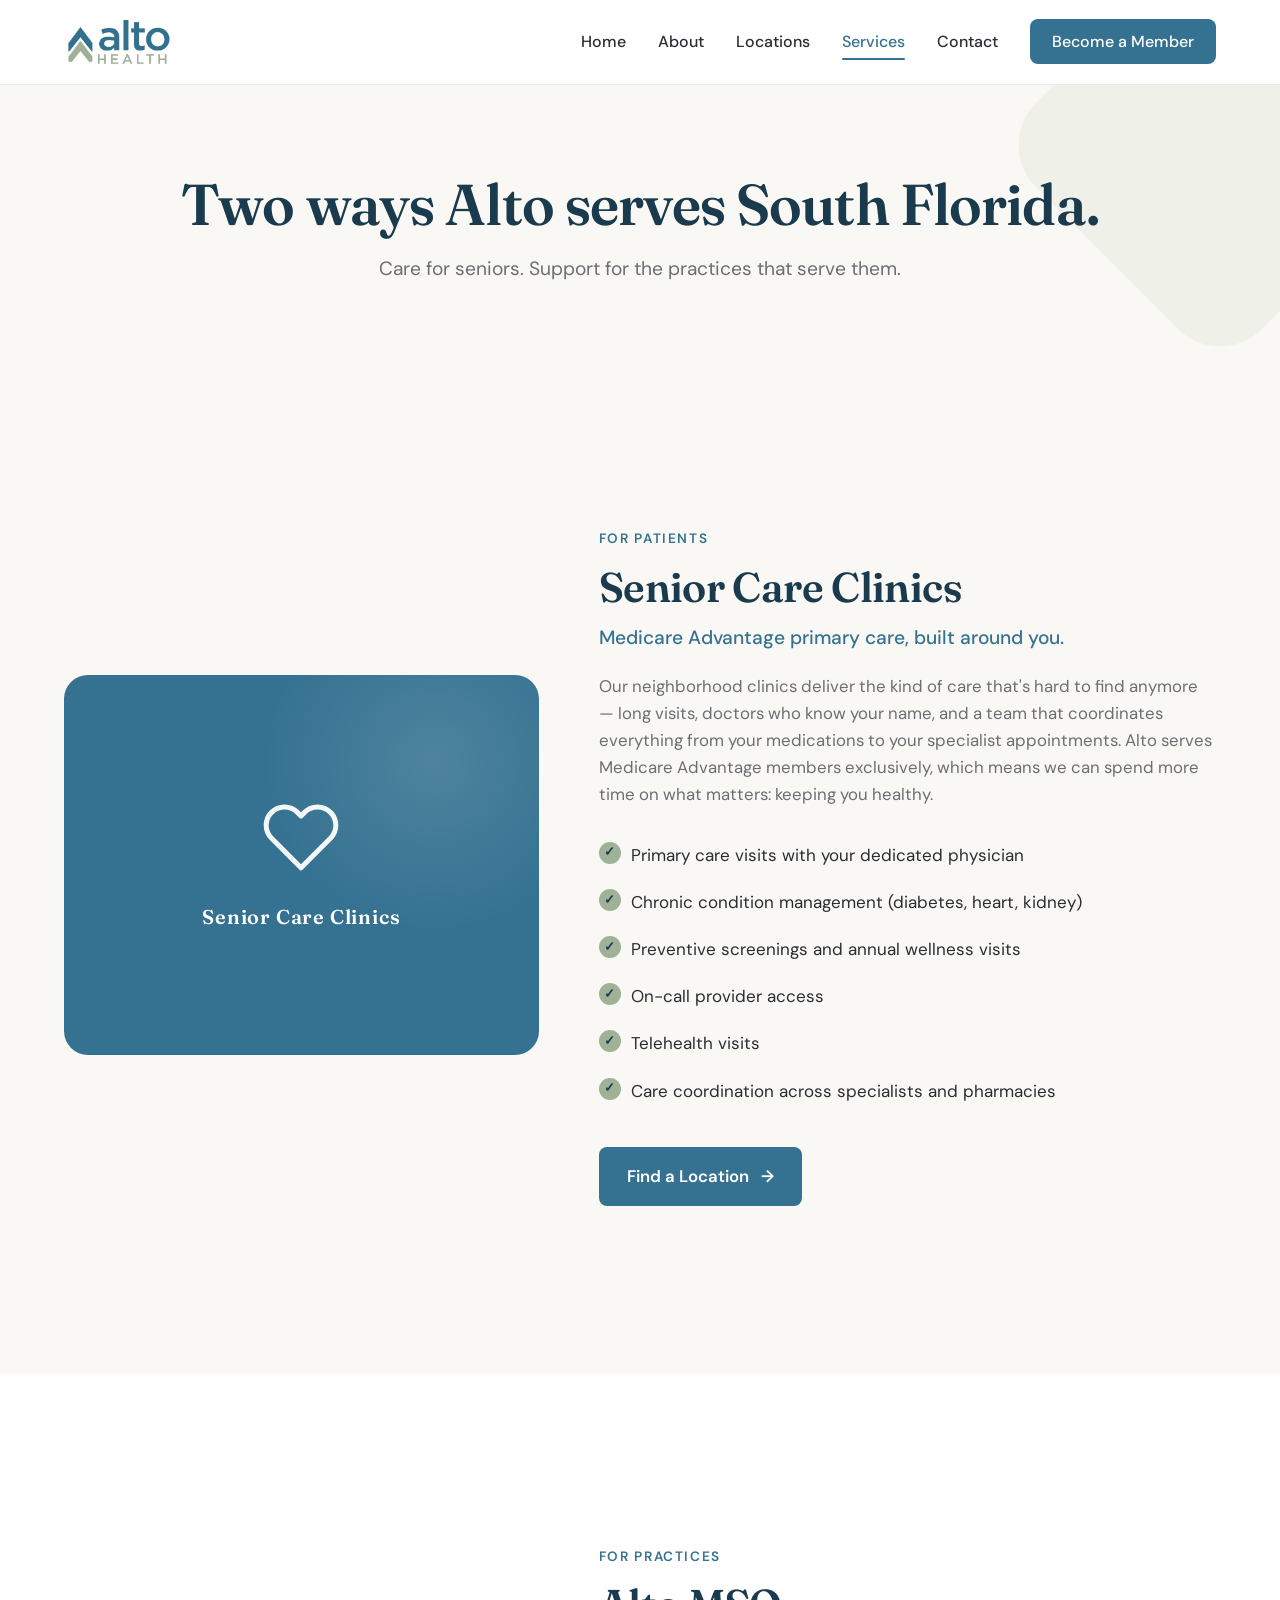
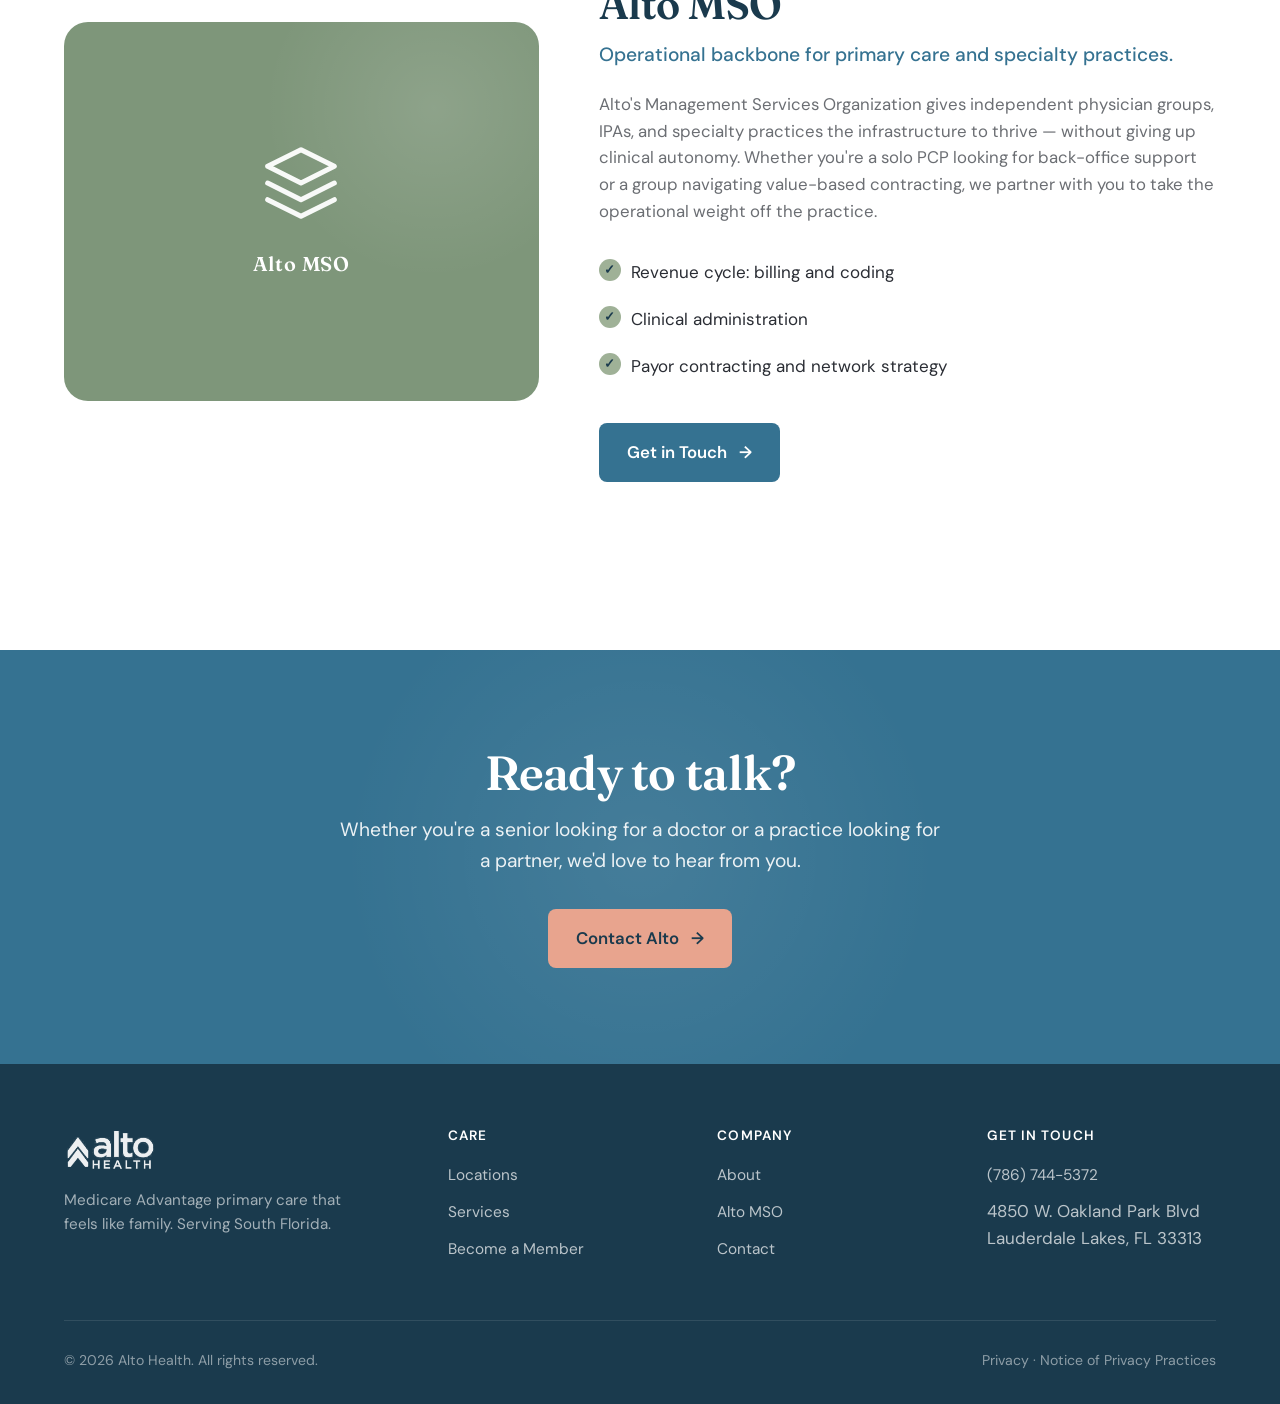
<file: services.html>
<!DOCTYPE html>
<html lang="en">
<head>
<meta charset="UTF-8" />
<meta name="viewport" content="width=device-width, initial-scale=1.0" />
<title>Services | Alto Health</title>
<meta name="description" content="Two ways Alto serves South Florida: Senior Care Clinics and Alto MSO." />
<link rel="preconnect" href="https://fonts.googleapis.com" />
<link rel="preconnect" href="https://fonts.gstatic.com" crossorigin />
<link href="https://fonts.googleapis.com/css2?family=Fraunces:opsz,wght@9..144,500;9..144,600;9..144,700&family=DM+Sans:wght@400;500;600;700&display=swap" rel="stylesheet" />
<link rel="stylesheet" href="styles.css" />
</head>
<body>

<header class="site-header">
  <div class="nav-wrap">
    <a href="index.html" class="brand" aria-label="Alto Health home">
      <img src="images/alto-logo.png" alt="Alto Health" class="alto-logo" />
    </a>
    <button class="mobile-toggle" aria-label="Toggle menu" onclick="document.querySelector('.nav-links').classList.toggle('open')">
      <span></span><span></span><span></span>
    </button>
    <ul class="nav-links">
      <li><a href="index.html">Home</a></li>
      <li><a href="about.html">About</a></li>
      <li><a href="locations.html">Locations</a></li>
      <li><a href="services.html" class="active">Services</a></li>
      <li><a href="contact.html">Contact</a></li>
      <li><a href="become-a-member.html" class="nav-cta">Become a Member</a></li>
    </ul>
  </div>
</header>

<section class="page-banner">
  <div class="container page-banner-inner">
    <h1>Two ways Alto serves South Florida.</h1>
    <p>Care for seniors. Support for the practices that serve them.</p>
  </div>
</section>

<section id="clinics" style="background: var(--cream);">
  <div class="container">
    <div class="service-block">
      <div class="service-visual clinic">
        <div class="service-visual-content">
          <div class="service-visual-icon">
            <svg width="80" height="80" viewBox="0 0 24 24" fill="none" stroke="currentColor" stroke-width="1.5" stroke-linecap="round" stroke-linejoin="round"><path d="M20.84 4.61a5.5 5.5 0 0 0-7.78 0L12 5.67l-1.06-1.06a5.5 5.5 0 0 0-7.78 7.78l1.06 1.06L12 21.23l7.78-7.78 1.06-1.06a5.5 5.5 0 0 0 0-7.78z"/></svg>
          </div>
          <div class="service-visual-label">Senior Care Clinics</div>
        </div>
      </div>
      <div class="service-content">
        <span class="eyebrow">For Patients</span>
        <h2>Senior Care Clinics</h2>
        <p class="subhead">Medicare Advantage primary care, built around you.</p>
        <p>Our neighborhood clinics deliver the kind of care that's hard to find anymore &mdash; long visits, doctors who know your name, and a team that coordinates everything from your medications to your specialist appointments. Alto serves Medicare Advantage members exclusively, which means we can spend more time on what matters: keeping you healthy.</p>
        <ul>
          <li>Primary care visits with your dedicated physician</li>
          <li>Chronic condition management (diabetes, heart, kidney)</li>
          <li>Preventive screenings and annual wellness visits</li>
          <li>On-call provider access</li>
          <li>Telehealth visits</li>
          <li>Care coordination across specialists and pharmacies</li>
        </ul>
        <a href="locations.html" class="btn btn-primary btn-arrow">Find a Location</a>
      </div>
    </div>
  </div>
</section>

<section id="mso">
  <div class="container">
    <div class="service-block">
      <div class="service-visual mso">
        <div class="service-visual-content">
          <div class="service-visual-icon">
            <svg width="80" height="80" viewBox="0 0 24 24" fill="none" stroke="currentColor" stroke-width="1.5" stroke-linecap="round" stroke-linejoin="round"><polygon points="12 2 2 7 12 12 22 7 12 2"/><polyline points="2 17 12 22 22 17"/><polyline points="2 12 12 17 22 12"/></svg>
          </div>
          <div class="service-visual-label">Alto MSO</div>
        </div>
      </div>
      <div class="service-content">
        <span class="eyebrow">For Practices</span>
        <h2>Alto MSO</h2>
        <p class="subhead">Operational backbone for primary care and specialty practices.</p>
        <p>Alto's Management Services Organization gives independent physician groups, IPAs, and specialty practices the infrastructure to thrive &mdash; without giving up clinical autonomy. Whether you're a solo PCP looking for back-office support or a group navigating value-based contracting, we partner with you to take the operational weight off the practice.</p>
        <ul>
          <li>Revenue cycle: billing and coding</li>
          <li>Clinical administration</li>
          <li>Payor contracting and network strategy</li>
        </ul>
        <a href="contact.html" class="btn btn-primary btn-arrow">Get in Touch</a>
      </div>
    </div>
  </div>
</section>

<section class="cta-strip">
  <div class="container cta-strip-inner">
    <h2>Ready to talk?</h2>
    <p>Whether you're a senior looking for a doctor or a practice looking for a partner, we'd love to hear from you.</p>
    <a href="contact.html" class="btn btn-coral btn-arrow">Contact Alto</a>
  </div>
</section>

<footer class="site-footer">
  <div class="container">
    <div class="footer-grid">
      <div>
        <div class="footer-brand"><img src="images/alto-logo.png" alt="Alto Health" class="alto-logo alto-logo--white" /></div>
        <p class="footer-tagline">Medicare Advantage primary care that feels like family. Serving South Florida.</p>
      </div>
      <div class="footer-col">
        <h4>Care</h4>
        <ul>
          <li><a href="locations.html">Locations</a></li>
          <li><a href="services.html">Services</a></li>
          <li><a href="become-a-member.html">Become a Member</a></li>
        </ul>
      </div>
      <div class="footer-col">
        <h4>Company</h4>
        <ul>
          <li><a href="about.html">About</a></li>
          <li><a href="services.html#mso">Alto MSO</a></li>
          <li><a href="contact.html">Contact</a></li>
        </ul>
      </div>
      <div class="footer-col">
        <h4>Get in Touch</h4>
        <ul>
          <li><a href="tel:7867445372">(786) 744-5372</a></li>
          <li>4850 W. Oakland Park Blvd<br />Lauderdale Lakes, FL 33313</li>
        </ul>
      </div>
    </div>
    <div class="footer-bottom">
      <div>© 2026 Alto Health. All rights reserved.</div>
      <div><a href="#">Privacy</a> · <a href="#">Notice of Privacy Practices</a></div>
    </div>
  </div>
</footer>

</body>
</html>
</file>
<file: styles.css>
/* =========================================================
   Alto Health — Shared Stylesheet v3
   Brand colors sampled from logo
   Logo rendered as inline SVG (transparent, vector)
   ========================================================= */

:root {
  --alto-teal: #357291;
  --alto-teal-dark: #264F66;
  --alto-teal-deep: #1A3A4D;
  --alto-sage: #9FB197;
  --alto-sage-dark: #7E967A;
  --navy-deep: #1A3A4D;
  --coral: #E8A48E;
  --coral-deep: #D08A75;
  --cream: #FAF8F4;
  --cloud-white: #F5F2EC;
  --warm-tan: #E8E0D2;
  --fog-gray: #E5E9EC;
  --cool-gray: #6B6E73;
  --charcoal: #2A2D34;
  --white: #FFFFFF;
  --font-display: "Fraunces", Georgia, serif;
  --font-sans: "DM Sans", -apple-system, BlinkMacSystemFont, sans-serif;
  --max-width: 1200px;
  --gutter: 24px;
  --radius-sm: 8px;
  --radius-md: 14px;
  --radius-lg: 24px;
  --shadow-sm: 0 2px 8px rgba(26, 58, 77, 0.06);
  --shadow-md: 0 8px 24px rgba(26, 58, 77, 0.08);
  --shadow-lg: 0 18px 48px rgba(26, 58, 77, 0.12);
}

*, *::before, *::after { box-sizing: border-box; }
html { scroll-behavior: smooth; }
body {
  margin: 0;
  font-family: var(--font-sans);
  font-size: 17px;
  line-height: 1.6;
  color: var(--charcoal);
  background: var(--white);
  -webkit-font-smoothing: antialiased;
  -moz-osx-font-smoothing: grayscale;
}
img { max-width: 100%; height: auto; display: block; }
a { color: var(--alto-teal); text-decoration: none; }
a:hover { color: var(--alto-teal-dark); }

h1, h2, h3, h4 {
  font-family: var(--font-display);
  font-weight: 600;
  letter-spacing: -0.015em;
  color: var(--navy-deep);
  margin: 0 0 16px 0;
  line-height: 1.12;
}
h1 { font-size: clamp(2.4rem, 5vw, 3.6rem); }
h2 { font-size: clamp(1.9rem, 3.5vw, 2.6rem); }
h3 { font-size: 1.4rem; }
h4 { font-size: 1.15rem; }
p { margin: 0 0 16px 0; }

.container { max-width: var(--max-width); margin: 0 auto; padding: 0 var(--gutter); }
section { padding: 88px 0; }
@media (max-width: 720px) { section { padding: 56px 0; } }

/* HEADER */
.site-header {
  position: sticky; top: 0; z-index: 100;
  background: rgba(255,255,255,0.96);
  backdrop-filter: saturate(180%) blur(10px);
  -webkit-backdrop-filter: saturate(180%) blur(10px);
  border-bottom: 1px solid var(--fog-gray);
}
.nav-wrap {
  display: flex; align-items: center; justify-content: space-between;
  padding: 14px var(--gutter);
  max-width: var(--max-width); margin: 0 auto; gap: 24px;
}

/* LOGO — transparent PNG */
.brand {
  display: flex; align-items: center; text-decoration: none; flex-shrink: 0;
  height: 56px;
}
.alto-logo {
  height: 52px;
  width: auto;
  display: block;
  max-width: none;
}
/* Footer variant — turns logo into white silhouette on dark background */
.alto-logo--white {
  filter: brightness(0) invert(1);
  opacity: 0.92;
}

.nav-links { display: flex; align-items: center; gap: 32px; list-style: none; margin: 0; padding: 0; }
.nav-links a {
  color: var(--charcoal); font-weight: 500; font-size: 1rem;
  padding: 8px 0; position: relative; transition: color 0.2s ease;
}
.nav-links a:hover { color: var(--alto-teal); }
.nav-links a.active { color: var(--alto-teal); }
.nav-links a.active::after {
  content: ""; position: absolute; bottom: 0; left: 0; right: 0;
  height: 2px; background: var(--alto-teal); border-radius: 1px;
}
.nav-cta {
  background: var(--alto-teal); color: white !important;
  padding: 12px 22px !important; border-radius: var(--radius-sm);
  font-weight: 600; transition: background 0.2s ease, transform 0.2s ease;
}
.nav-cta:hover { background: var(--alto-teal-dark); color: white !important; transform: translateY(-1px); }
.nav-cta::after { display: none !important; }

.mobile-toggle { display: none; background: none; border: none; cursor: pointer; padding: 8px; }
.mobile-toggle span {
  display: block; width: 24px; height: 2px;
  background: var(--navy-deep); margin: 5px 0; transition: 0.3s;
}

@media (max-width: 880px) {
  .nav-links {
    position: fixed; top: 72px; right: -100%;
    flex-direction: column; background: white;
    width: 80%; max-width: 320px; height: calc(100vh - 72px);
    padding: 32px 24px; gap: 20px; align-items: flex-start;
    box-shadow: var(--shadow-lg); transition: right 0.3s ease;
  }
  .nav-links.open { right: 0; }
  .nav-links li { width: 100%; }
  .nav-cta { display: inline-block; }
  .mobile-toggle { display: block; }
  .alto-logo { height: 40px; }
  .brand { height: 44px; }
}

/* BUTTONS */
.btn {
  display: inline-flex; align-items: center; justify-content: center; gap: 8px;
  padding: 16px 28px; border-radius: var(--radius-sm);
  font-family: var(--font-sans); font-weight: 600; font-size: 1.05rem;
  text-decoration: none; border: none; cursor: pointer;
  transition: all 0.2s ease; white-space: nowrap;
}
.btn-primary { background: var(--alto-teal); color: white; }
.btn-primary:hover { background: var(--alto-teal-dark); color: white; transform: translateY(-2px); box-shadow: var(--shadow-md); }
.btn-secondary { background: white; color: var(--alto-teal); border: 2px solid var(--alto-teal); }
.btn-secondary:hover { background: var(--alto-teal); color: white; transform: translateY(-2px); }
.btn-outline { background: transparent; color: var(--navy-deep); border: 2px solid var(--navy-deep); }
.btn-outline:hover { background: var(--navy-deep); color: white; }
.btn-coral { background: var(--coral); color: var(--navy-deep); }
.btn-coral:hover { background: var(--coral-deep); color: var(--navy-deep); transform: translateY(-2px); }
.btn-arrow::after { content: "→"; margin-left: 4px; transition: transform 0.2s ease; }
.btn-arrow:hover::after { transform: translateX(3px); }

/* HERO — clean, centered */
.hero {
  background: var(--cream);
  padding: 120px 0 100px;
  position: relative; overflow: hidden; text-align: center;
}
.hero::before {
  content: ""; position: absolute; top: -80px; left: -80px;
  width: 320px; height: 320px;
  background: var(--alto-sage); opacity: 0.14;
  transform: rotate(45deg); border-radius: 60px; pointer-events: none;
}
.hero::after {
  content: ""; position: absolute; bottom: -100px; right: -100px;
  width: 380px; height: 380px;
  background: var(--alto-teal); opacity: 0.10;
  transform: rotate(45deg); border-radius: 60px; pointer-events: none;
}
.hero-inner { position: relative; z-index: 2; max-width: 880px; margin: 0 auto; }
.hero-eyebrow {
  display: inline-block; font-size: 0.82rem; font-weight: 600;
  letter-spacing: 0.14em; text-transform: uppercase;
  color: var(--alto-teal); margin-bottom: 24px;
  padding: 6px 18px; background: rgba(53, 114, 145, 0.08); border-radius: 100px;
}
.hero h1 {
  font-size: clamp(2.6rem, 6vw, 4.4rem);
  margin-bottom: 24px; letter-spacing: -0.02em; line-height: 1.05;
}
.hero h1 .highlight { color: var(--alto-teal); font-style: italic; }
.hero-sub {
  font-size: clamp(1.1rem, 1.6vw, 1.3rem); line-height: 1.55;
  color: var(--cool-gray); margin: 0 auto 40px; max-width: 620px;
}
.hero-ctas { display: flex; gap: 14px; justify-content: center; flex-wrap: wrap; }
.hero-meta {
  display: flex; gap: 28px; justify-content: center;
  margin-top: 56px; flex-wrap: wrap;
  padding-top: 36px; border-top: 1px solid rgba(26, 58, 77, 0.1);
}
.hero-meta-item { display: flex; align-items: center; gap: 10px; font-size: 0.95rem; color: var(--cool-gray); }
.hero-meta-item svg { color: var(--alto-teal); flex-shrink: 0; }
.hero-meta-item strong { color: var(--navy-deep); font-weight: 600; }

@media (max-width: 720px) {
  .hero { padding: 72px 0 64px; }
  .hero-ctas .btn { flex: 1 1 100%; max-width: 360px; }
  .hero-meta { gap: 16px; flex-direction: column; align-items: center; margin-top: 40px; padding-top: 28px; }
}

/* VALUE PROPS */
.value-props { background: white; }
.value-grid { display: grid; grid-template-columns: repeat(3, 1fr); gap: 28px; margin-top: 40px; }
.value-card {
  background: var(--cream); padding: 36px 28px; border-radius: var(--radius-md);
  transition: transform 0.25s ease, box-shadow 0.25s ease;
  border: 1px solid transparent;
}
.value-card:hover { transform: translateY(-4px); box-shadow: var(--shadow-md); border-color: var(--alto-sage); }
.value-icon {
  width: 56px; height: 56px; border-radius: 14px;
  background: var(--alto-teal); display: flex; align-items: center; justify-content: center;
  margin-bottom: 22px; color: white;
}
.value-icon.sage { background: var(--alto-sage-dark); }
.value-icon.coral { background: var(--coral); color: var(--navy-deep); }
.value-card h3 { color: var(--navy-deep); margin-bottom: 12px; }
.value-card p { color: var(--cool-gray); margin: 0; }

@media (max-width: 880px) { .value-grid { grid-template-columns: 1fr; gap: 18px; } }

/* TWO BIG FEATURE CARDS */
.feature-pair { background: var(--cream); }
.feature-grid { display: grid; grid-template-columns: 1fr 1fr; gap: 28px; margin-top: 40px; }
.feature-card {
  position: relative; border-radius: var(--radius-lg); padding: 56px 44px;
  overflow: hidden; min-height: 320px;
  display: flex; flex-direction: column; justify-content: space-between;
  color: white; transition: transform 0.3s ease; text-decoration: none;
}
.feature-card:hover { transform: translateY(-6px); }
.feature-card.locations { background: var(--alto-teal); }
.feature-card.membership { background: var(--alto-sage-dark); }
.feature-card::before {
  content: ""; position: absolute; top: -50%; right: -30%;
  width: 400px; height: 400px;
  background: radial-gradient(circle, rgba(255,255,255,0.12) 0%, transparent 60%);
  border-radius: 50%;
}
.feature-card-content { position: relative; z-index: 2; }
.feature-card h3 { font-size: 2rem; color: white; margin-bottom: 14px; }
.feature-card p { font-size: 1.15rem; line-height: 1.55; opacity: 0.95; margin-bottom: 28px; max-width: 380px; }
.feature-card-arrow {
  display: inline-flex; align-items: center; gap: 10px;
  font-weight: 600; font-size: 1.1rem; color: white;
  position: relative; z-index: 2;
}

@media (max-width: 880px) {
  .feature-grid { grid-template-columns: 1fr; }
  .feature-card { padding: 40px 28px; min-height: 240px; }
}

/* ABOUT TEASER */
.about-teaser { background: white; }
.about-grid { display: grid; grid-template-columns: 1fr 1fr; gap: 60px; align-items: center; }
.about-visual {
  background: linear-gradient(135deg, var(--alto-sage) 0%, var(--alto-teal) 100%);
  border-radius: var(--radius-lg); aspect-ratio: 4/3;
  display: flex; align-items: center; justify-content: center;
  position: relative; overflow: hidden;
}
.about-visual::after {
  content: ""; position: absolute; inset: 0;
  background: radial-gradient(circle at 30% 30%, rgba(255,255,255,0.15), transparent 50%);
}
.about-visual-stat { position: relative; z-index: 2; text-align: center; color: white; }
.about-visual-stat .num {
  font-family: var(--font-display); font-size: 5rem; font-weight: 600;
  line-height: 1; margin-bottom: 8px;
}
.about-visual-stat .label { font-size: 1.05rem; font-weight: 500; letter-spacing: 0.05em; }
.about-content h2 { margin-bottom: 20px; }
.about-content p { font-size: 1.1rem; color: var(--cool-gray); margin-bottom: 24px; }

@media (max-width: 880px) { .about-grid { grid-template-columns: 1fr; gap: 36px; } }

/* CTA STRIP */
.cta-strip {
  background: var(--alto-teal); color: white; text-align: center;
  padding: 96px 0; position: relative; overflow: hidden;
}
.cta-strip::before {
  content: ""; position: absolute; top: 50%; left: 50%;
  transform: translate(-50%, -50%); width: 700px; height: 700px;
  background: radial-gradient(circle, rgba(255,255,255,0.08) 0%, transparent 60%);
  border-radius: 50%;
}
.cta-strip-inner { position: relative; z-index: 2; }
.cta-strip h2 { color: white; font-size: clamp(2rem, 4vw, 3rem); margin-bottom: 16px; }
.cta-strip p { font-size: 1.2rem; color: rgba(255,255,255,0.9); max-width: 600px; margin: 0 auto 32px; }

/* PAGE BANNER */
.page-banner {
  background: var(--cream); padding: 88px 0 72px; text-align: center;
  position: relative; overflow: hidden;
}
.page-banner::before {
  content: ""; position: absolute; top: -100px; right: -100px;
  width: 320px; height: 320px;
  background: var(--alto-sage); opacity: 0.12;
  transform: rotate(45deg); border-radius: 60px;
}
.page-banner-inner { position: relative; z-index: 2; }
.page-banner h1 { margin-bottom: 16px; }
.page-banner p { font-size: 1.2rem; color: var(--cool-gray); max-width: 640px; margin: 0 auto; }

/* LOCATIONS */
.locations-grid { display: grid; grid-template-columns: 1fr 1fr; gap: 32px; }
.location-card {
  background: white; border-radius: var(--radius-lg); overflow: hidden;
  box-shadow: var(--shadow-sm); transition: transform 0.25s ease, box-shadow 0.25s ease;
  display: flex; flex-direction: column; border: 1px solid var(--fog-gray);
}
.location-card:hover { transform: translateY(-4px); box-shadow: var(--shadow-lg); }
.location-photo {
  width: 100%; aspect-ratio: 4/3; background: var(--alto-teal);
  position: relative; display: flex; align-items: center; justify-content: center; overflow: hidden;
}
.location-photo img { width: 100%; height: 100%; object-fit: cover; object-position: center top; }
.location-photo.coming-soon {
  background: linear-gradient(135deg, var(--alto-sage), var(--alto-teal));
  flex-direction: column; color: white;
}
.location-photo.coming-soon .badge {
  background: white; color: var(--alto-teal);
  padding: 8px 18px; border-radius: 100px;
  font-size: 0.85rem; font-weight: 600; letter-spacing: 0.06em;
  text-transform: uppercase; margin-bottom: 16px;
}
.location-photo.coming-soon .icon-large { opacity: 0.5; }
.status-badge {
  position: absolute; top: 20px; left: 20px;
  background: var(--alto-sage); color: var(--navy-deep);
  padding: 6px 14px; border-radius: 100px;
  font-size: 0.78rem; font-weight: 700; letter-spacing: 0.06em;
  text-transform: uppercase; z-index: 2;
}
.location-body { padding: 32px 28px; flex: 1; display: flex; flex-direction: column; }
.status-pill {
  display: inline-block;
  padding: 5px 14px;
  border-radius: 100px;
  font-size: 0.72rem;
  font-weight: 700;
  letter-spacing: 0.08em;
  text-transform: uppercase;
  margin-bottom: 14px;
  align-self: flex-start;
}
.status-pill.open { background: var(--alto-sage); color: var(--navy-deep); }
.status-pill.coming-soon { background: rgba(53, 114, 145, 0.1); color: var(--alto-teal); }
.location-city { font-family: var(--font-display); font-size: 1.75rem; font-weight: 600; color: var(--navy-deep); margin-bottom: 4px; }
.location-tagline { color: var(--cool-gray); font-size: 0.95rem; margin-bottom: 24px; }
.location-doctor {
  display: flex; gap: 14px; align-items: center;
  padding: 16px; background: var(--cream); border-radius: var(--radius-md); margin-bottom: 20px;
}
.location-doctor img { width: 56px; height: 56px; border-radius: 50%; object-fit: cover; }
.location-doctor-name { font-weight: 600; color: var(--navy-deep); margin-bottom: 2px; }
.location-doctor-meta { font-size: 0.88rem; color: var(--cool-gray); }
.location-info { margin-bottom: 24px; }
.location-info-row {
  display: flex; gap: 12px; align-items: flex-start;
  padding: 10px 0; border-bottom: 1px solid var(--fog-gray); font-size: 0.98rem;
}
.location-info-row:last-child { border-bottom: none; }
.location-info-icon { width: 20px; flex-shrink: 0; color: var(--alto-teal); margin-top: 2px; }
.location-info-content { flex: 1; }
.location-info-label {
  display: block; font-size: 0.78rem; font-weight: 600;
  letter-spacing: 0.06em; text-transform: uppercase;
  color: var(--cool-gray); margin-bottom: 2px;
}
.location-info-value { color: var(--charcoal); }
.location-info-value a { color: var(--charcoal); font-weight: 500; }
.location-info-value a:hover { color: var(--alto-teal); }
.location-actions { display: flex; gap: 12px; margin-top: auto; flex-wrap: wrap; }
.location-actions .btn { flex: 1 1 auto; padding: 14px 20px; font-size: 0.98rem; }

@media (max-width: 880px) { .locations-grid { grid-template-columns: 1fr; } }

/* SERVICES */
.service-block {
  display: grid; grid-template-columns: 1fr 1.3fr;
  gap: 60px; align-items: center;
  padding: 80px 0; border-bottom: 1px solid var(--fog-gray);
}
.service-block:last-child { border-bottom: none; }
.service-block:nth-child(even) { direction: rtl; }
.service-block:nth-child(even) > * { direction: ltr; }
.service-visual {
  border-radius: var(--radius-lg); aspect-ratio: 5/4;
  display: flex; flex-direction: column; justify-content: center; align-items: center;
  padding: 40px; position: relative; overflow: hidden; color: white;
}
.service-visual.clinic { background: var(--alto-teal); }
.service-visual.mso { background: var(--alto-sage-dark); }
.service-visual::before {
  content: ""; position: absolute; top: -30%; right: -20%;
  width: 400px; height: 400px;
  background: radial-gradient(circle, rgba(255,255,255,0.12) 0%, transparent 60%);
  border-radius: 50%;
}
.service-visual-content { position: relative; z-index: 2; text-align: center; }
.service-visual-icon { margin-bottom: 16px; opacity: 0.95; }
.service-visual-label { font-family: var(--font-display); font-size: 1.25rem; font-weight: 600; letter-spacing: 0.04em; }
.service-content .eyebrow {
  display: inline-block; font-size: 0.85rem; font-weight: 600;
  letter-spacing: 0.12em; text-transform: uppercase;
  color: var(--alto-teal); margin-bottom: 14px;
}
.service-content h2 { margin-bottom: 12px; }
.service-content .subhead { font-size: 1.2rem; color: var(--alto-teal); font-weight: 500; margin-bottom: 20px; }
.service-content p { color: var(--cool-gray); font-size: 1.05rem; }
.service-content ul { list-style: none; padding: 0; margin: 24px 0 32px; }
.service-content ul li { padding: 10px 0 10px 32px; position: relative; color: var(--charcoal); }
.service-content ul li::before {
  content: "✓"; position: absolute; left: 0; top: 10px;
  width: 22px; height: 22px;
  background: var(--alto-sage); color: var(--navy-deep);
  border-radius: 50%; font-size: 0.8rem; font-weight: 700;
  display: flex; align-items: center; justify-content: center;
}

@media (max-width: 880px) {
  .service-block { grid-template-columns: 1fr; gap: 32px; padding: 56px 0; }
  .service-block:nth-child(even) { direction: ltr; }
}

/* FORMS */
.form-section { background: var(--cream); }
.form-grid { display: grid; grid-template-columns: 1fr 1.2fr; gap: 60px; align-items: start; }
.form-content h2 { margin-bottom: 16px; }
.form-content p { color: var(--cool-gray); font-size: 1.05rem; margin-bottom: 24px; }
.form-content ol { padding-left: 0; list-style: none; counter-reset: stepcount; margin-bottom: 32px; }
.form-content ol li { counter-increment: stepcount; padding: 12px 0 12px 48px; position: relative; color: var(--charcoal); }
.form-content ol li::before {
  content: counter(stepcount); position: absolute; left: 0; top: 8px;
  width: 32px; height: 32px;
  background: var(--alto-teal); color: white;
  border-radius: 50%; font-family: var(--font-display); font-weight: 600;
  display: flex; align-items: center; justify-content: center;
}
.form-callout {
  background: var(--alto-teal); color: white;
  padding: 20px 24px; border-radius: var(--radius-md); margin-top: 20px;
}
.form-callout strong { display: block; font-family: var(--font-display); font-size: 1.5rem; margin-top: 4px; }
.form-card { background: white; padding: 40px; border-radius: var(--radius-lg); box-shadow: var(--shadow-md); }
.form-card h3 { margin-bottom: 24px; color: var(--navy-deep); }
.form-row { display: grid; grid-template-columns: 1fr 1fr; gap: 16px; margin-bottom: 16px; }
.form-field { display: flex; flex-direction: column; margin-bottom: 16px; }
.form-field label { font-size: 0.88rem; font-weight: 600; color: var(--charcoal); margin-bottom: 6px; }
.form-field input, .form-field select, .form-field textarea {
  font-family: var(--font-sans); font-size: 1rem;
  padding: 12px 14px; border: 1.5px solid var(--fog-gray);
  border-radius: var(--radius-sm); background: white; color: var(--charcoal);
  transition: border-color 0.2s ease;
}
.form-field input:focus, .form-field select:focus, .form-field textarea:focus { outline: none; border-color: var(--alto-teal); }
.form-field textarea { resize: vertical; min-height: 100px; }
.form-card .btn { width: 100%; margin-top: 8px; }

@media (max-width: 880px) {
  .form-grid { grid-template-columns: 1fr; gap: 36px; }
  .form-row { grid-template-columns: 1fr; }
  .form-card { padding: 28px; }
}

/* ABOUT BODY */
.about-body { max-width: 760px; margin: 0 auto; font-size: 1.15rem; color: var(--charcoal); }
.about-body p { margin-bottom: 20px; line-height: 1.7; }
.about-body h2 { margin-top: 56px; margin-bottom: 16px; }
.about-body h2:first-child { margin-top: 0; }

.values-grid { display: grid; grid-template-columns: repeat(3, 1fr); gap: 24px; margin-top: 40px; }
.values-grid .value-card { padding: 32px 24px; }

@media (max-width: 880px) { .values-grid { grid-template-columns: 1fr; } }

/* FOOTER */
.site-footer { background: var(--navy-deep); color: rgba(255,255,255,0.7); padding: 64px 0 32px; }
.footer-grid { display: grid; grid-template-columns: 1.5fr 1fr 1fr 1fr; gap: 40px; margin-bottom: 48px; }
.footer-brand { margin-bottom: 16px; }
.footer-brand .alto-logo { height: 44px; }
.footer-tagline { color: rgba(255,255,255,0.6); font-size: 0.95rem; line-height: 1.6; max-width: 280px; }
.footer-col h4 {
  color: white; font-family: var(--font-sans); font-size: 0.85rem; font-weight: 600;
  text-transform: uppercase; letter-spacing: 0.08em; margin-bottom: 18px;
}
.footer-col ul { list-style: none; padding: 0; margin: 0; }
.footer-col li { margin-bottom: 10px; }
.footer-col a { color: rgba(255,255,255,0.7); font-size: 0.96rem; transition: color 0.2s ease; }
.footer-col a:hover { color: white; }
.footer-bottom {
  padding-top: 28px; border-top: 1px solid rgba(255,255,255,0.1);
  display: flex; justify-content: space-between; align-items: center;
  flex-wrap: wrap; gap: 16px; font-size: 0.88rem; color: rgba(255,255,255,0.5);
}
.footer-bottom a { color: rgba(255,255,255,0.5); }
.footer-bottom a:hover { color: white; }

@media (max-width: 880px) { .footer-grid { grid-template-columns: 1fr 1fr; gap: 32px; } }
@media (max-width: 520px) { .footer-grid { grid-template-columns: 1fr; } }

/* UTILITIES */
.section-eyebrow {
  display: block; font-size: 0.85rem; font-weight: 600;
  letter-spacing: 0.12em; text-transform: uppercase;
  color: var(--alto-teal); margin-bottom: 14px;
}
.text-center { text-align: center; }
.section-header { text-align: center; max-width: 720px; margin: 0 auto 16px; }
.section-header p { font-size: 1.15rem; color: var(--cool-gray); }
</file>
